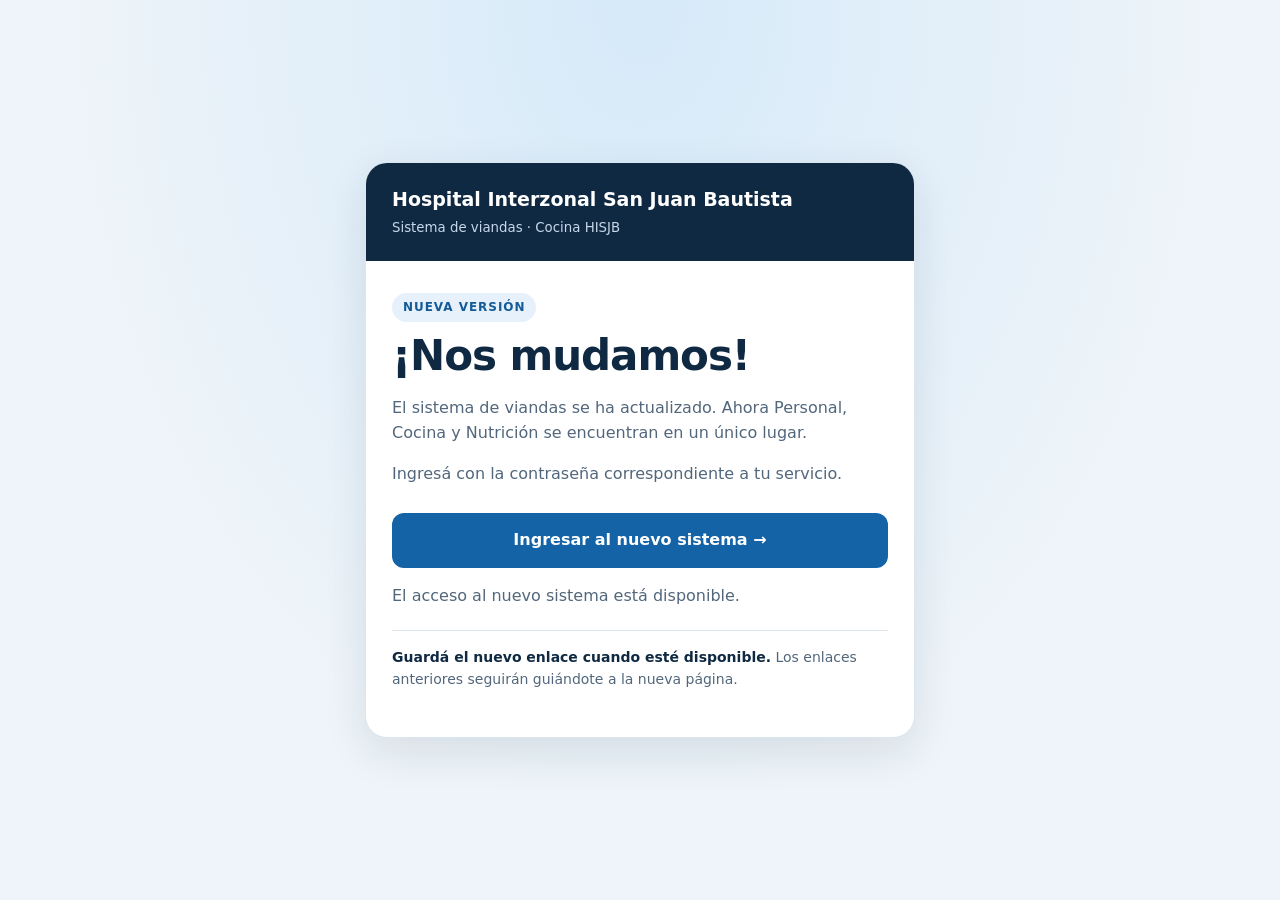
<file: index.html>
<!doctype html>
<html lang="es"><head><meta charset="utf-8"><meta name="viewport" content="width=device-width, initial-scale=1"><meta name="referrer" content="no-referrer"><meta http-equiv="refresh" content="0; url=./mudanza-v3.html"><title>HISJB · Cocina — ¡Nos mudamos!</title></head><body><main><h1>¡Nos mudamos!</h1><p>El sistema de viandas ahora está en un único lugar.</p><p><a href="./mudanza-v3.html">Continuar al nuevo sistema</a></p></main></body></html>
</file>
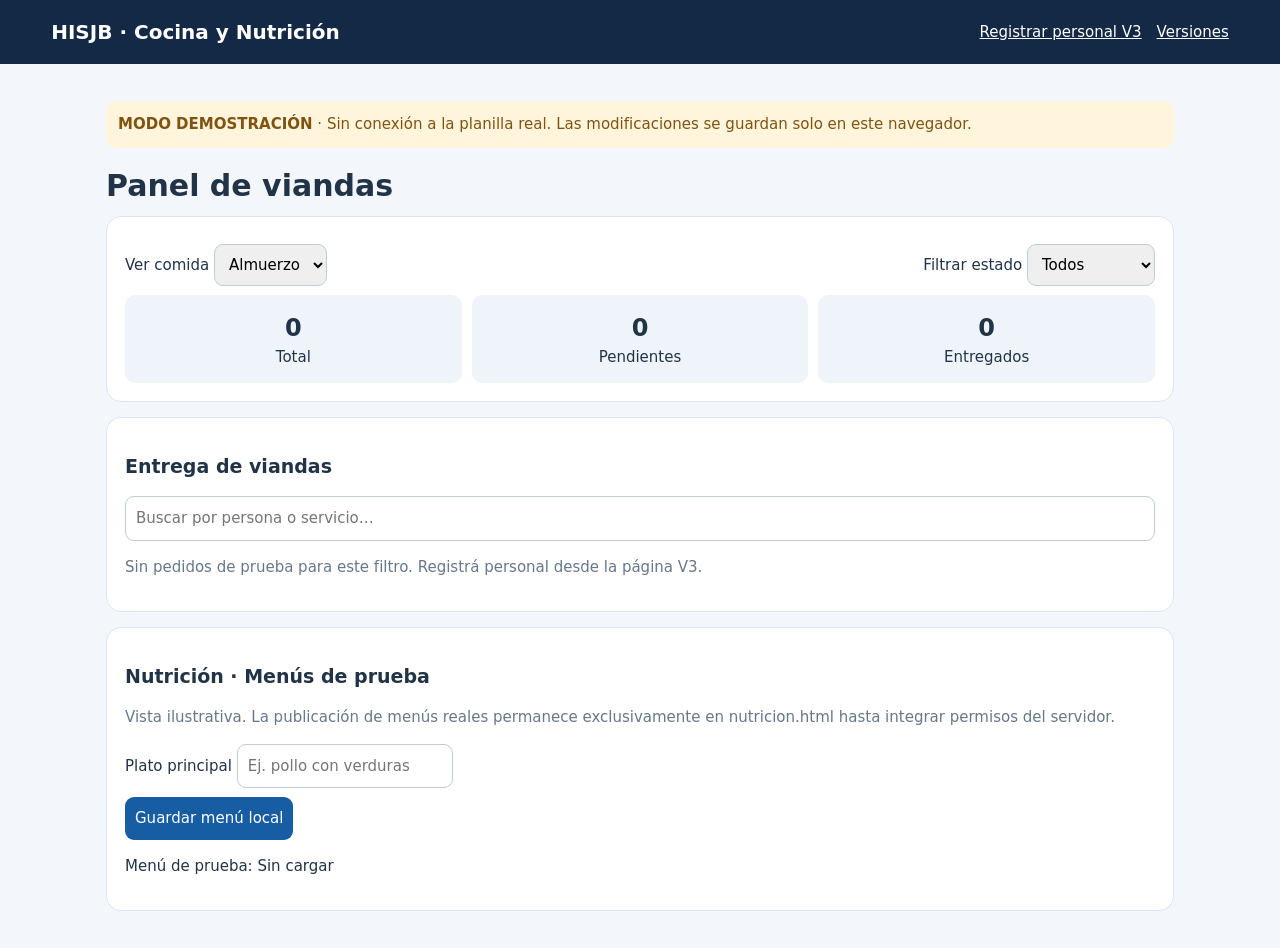
<file: versiones/v3/index.html>
<!doctype html><html lang="es"><head><meta charset="utf-8"><meta name="viewport" content="width=device-width,initial-scale=1"><title>HISJB | Cocina y Nutrición V3 (DEMO)</title><style>:root{--navy:#132945;--blue:#165da4;--bg:#f3f7fb;--line:#dce6ef;--ink:#213347;--muted:#66788a}*{box-sizing:border-box}body{margin:0;font:15px/1.5 system-ui;background:var(--bg);color:var(--ink)}header{background:var(--navy);color:white;padding:17px 4%}header strong{font-size:20px}nav a{color:white;margin-left:15px}main{max-width:1100px;margin:auto;padding:22px 16px}h1{margin:4px 0 8px}h2{font-size:19px}.card{background:white;border:1px solid var(--line);border-radius:15px;padding:18px;margin-bottom:15px}.muted,small{color:var(--muted)}button,select,input{font:inherit;border:1px solid #bfcddb;border-radius:9px;padding:10px}button{background:var(--blue);color:white;cursor:pointer;border:0}button.alt{color:var(--blue);background:#e9f2fb}button:disabled{opacity:.5;cursor:not-allowed}label{display:block;margin:9px 0}input[type=checkbox]{width:19px;height:19px;vertical-align:middle}input[type=search]{width:100%}.row{display:flex;align-items:center;gap:10px;flex-wrap:wrap;justify-content:space-between}.people>label,.entry{display:flex;align-items:center;justify-content:space-between;gap:8px;border-top:1px solid var(--line);padding:12px 3px;margin:0}.entry b{display:block}.tag{display:inline-block;border-radius:6px;padding:2px 7px;background:#e8f0fa;color:#205b97;font-size:12px}.done{background:#fff0f0}.done .tag{background:#fadede;color:#9e3333}.metrics{display:grid;grid-template-columns:repeat(3,1fr);gap:10px}.metrics div{background:#eef4fa;padding:15px;border-radius:10px;text-align:center}.metrics b{font-size:24px;display:block}.danger{background:#fff5dd;padding:12px;border-radius:9px;color:#805310}.success{color:#167655}#message{min-height:24px} @media(max-width:600px){nav a{margin:0 8px 0 0}.metrics{gap:5px}.metrics div{padding:9px}.entry{align-items:flex-start;flex-direction:column}.entry button{align-self:flex-end}}</style></head><body><header><div class="row"><strong>HISJB · Cocina y Nutrición</strong><nav><a href="./personal.html">Registrar personal V3</a><a href="../../selector.html">Versiones</a></nav></div></header><main><p class="danger"><b>MODO DEMOSTRACIÓN</b> · Sin conexión a la planilla real. Las modificaciones se guardan solo en este navegador.</p><h1>Panel de viandas</h1><section class="card"><div class="row"><label>Ver comida <select id="turno"><option value="MAÑANA">Almuerzo</option><option value="NOCHE">Cena</option></select></label><label>Filtrar estado <select id="estado"><option value="TODOS">Todos</option><option value="PENDIENTE">Pendientes</option><option value="ENTREGADO">Entregados</option></select></label></div><div class="metrics"><div><b id="total">0</b>Total</div><div><b id="pendientes">0</b>Pendientes</div><div><b id="entregados">0</b>Entregados</div></div></section><section class="card"><h2>Entrega de viandas</h2><input id="buscar" type="search" placeholder="Buscar por persona o servicio…"><div id="lista"></div><p id="mensaje" role="status"></p></section><section class="card"><h2>Nutrición · Menús de prueba</h2><p class="muted">Vista ilustrativa. La publicación de menús reales permanece exclusivamente en nutricion.html hasta integrar permisos del servidor.</p><label>Plato principal <input id="plato" placeholder="Ej. pollo con verduras"></label><button id="guardar">Guardar menú local</button><p id="menu"></p></section></main><script>
const KEY='hisjb_v3_demo_pedidos';const $=id=>document.getElementById(id),get=()=>{try{return JSON.parse(localStorage.getItem(KEY))||[]}catch(e){return []}},save=a=>localStorage.setItem(KEY,JSON.stringify(a));
function render(){let all=get().filter(x=>x.turno===$('turno').value);$('total').textContent=all.length;$('pendientes').textContent=all.filter(x=>x.estado==='PENDIENTE').length;$('entregados').textContent=all.filter(x=>x.estado==='ENTREGADO').length;let q=$('buscar').value.trim().toLocaleLowerCase('es');let show=all.filter(x=>($('estado').value==='TODOS'||x.estado===$('estado').value)&&(x.nombre+' '+x.servicio).toLocaleLowerCase('es').includes(q));show.sort((a,b)=>(a.estado==='ENTREGADO')-(b.estado==='ENTREGADO'));$('lista').replaceChildren();if(!show.length){let p=document.createElement('p');p.className='muted';p.textContent='Sin pedidos de prueba para este filtro. Registrá personal desde la página V3.';$('lista').append(p)}for(let item of show){let wrap=document.createElement('div');wrap.className='entry'+(item.estado==='ENTREGADO'?' done':'');let info=document.createElement('div'),name=document.createElement('b'),desc=document.createElement('small'),tag=document.createElement('span'),btn=document.createElement('button');name.textContent=item.nombre;desc.textContent=item.servicio+' · Guardia '+item.guardia+' h · '+item.tipo;tag.className='tag';tag.textContent=item.estado+(item.hora?' · '+item.hora:'');info.append(name,desc,document.createElement('br'),tag);btn.textContent=item.estado==='PENDIENTE'?'Entregar':'Revertir';if(item.estado==='ENTREGADO')btn.className='alt';btn.onclick=()=>{let list=get(),found=list.find(x=>x.id===item.id);if(!found)return;found.estado=found.estado==='PENDIENTE'?'ENTREGADO':'PENDIENTE';found.hora=found.estado==='ENTREGADO'?new Date().toLocaleTimeString('es-AR',{hour:'2-digit',minute:'2-digit'}):'';save(list);$('mensaje').textContent='Estado actualizado en la demostración.';render()};wrap.append(info,btn);$('lista').append(wrap)}}
for(let n of ['turno','estado','buscar'])$(n).addEventListener(n==='buscar'?'input':'change',render);$('guardar').onclick=()=>{localStorage.setItem('hisjb_v3_menu_'+$('turno').value,$('plato').value);menu()};function menu(){$('menu').textContent='Menú de prueba: '+(localStorage.getItem('hisjb_v3_menu_'+$('turno').value)||'Sin cargar')};$('turno').addEventListener('change',menu);render();menu();
</script></body></html>
</file>
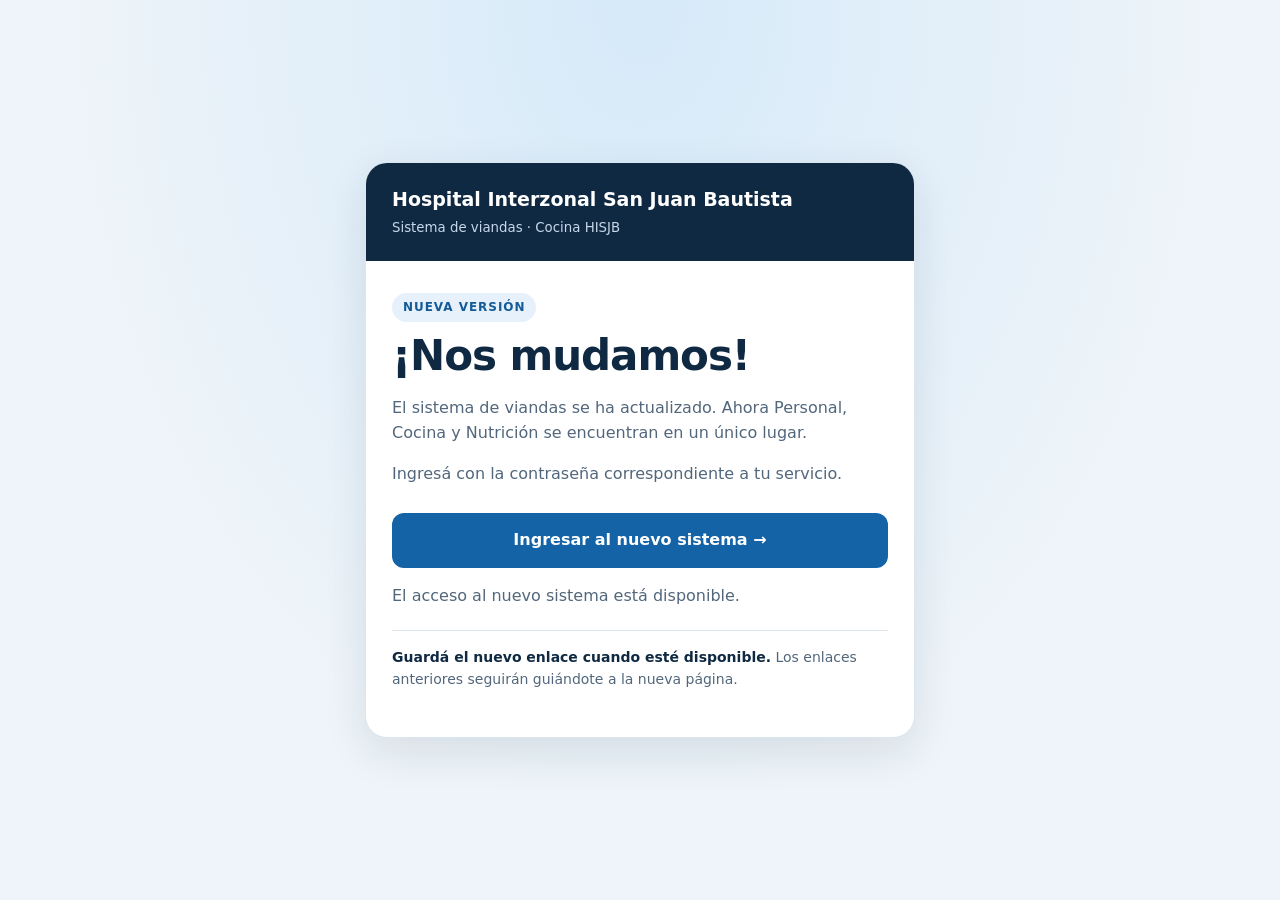
<file: mudanza-v3.html>
<!doctype html>
<html lang="es">
<head>
  <meta charset="utf-8">
  <meta name="viewport" content="width=device-width, initial-scale=1">
  <meta name="referrer" content="no-referrer">
  <title>HISJB · Cocina — ¡Nos mudamos!</title>
  <style>
    :root{color-scheme:light;--navy:#102943;--blue:#1463a6;--muted:#52677c;--line:#dce6ef;--bg:#eef4f9}
    *{box-sizing:border-box}body{margin:0;min-height:100vh;min-height:100dvh;display:grid;place-items:center;padding:22px;background:radial-gradient(ellipse at top,#d6eaf9,var(--bg) 64%);font:16px/1.55 system-ui,sans-serif;color:var(--navy)}
    main{width:min(550px,100%);background:#fff;border:1px solid var(--line);border-radius:22px;box-shadow:0 14px 44px #1029431c;overflow:hidden}
    header{padding:22px 26px;background:var(--navy);color:white}header strong{display:block;font-size:19px}header small{color:#c6d8e9}
    article{padding:32px 26px}h1{font-size:clamp(30px,6vw,42px);line-height:1.15;margin:10px 0 16px;letter-spacing:-.025em}.tag{display:inline-block;font-size:12px;font-weight:700;color:#145b98;background:#e6f1fb;border-radius:30px;padding:5px 11px;letter-spacing:.08em;text-transform:uppercase}p{color:var(--muted)}.cta{display:block;text-align:center;background:var(--blue);color:#fff;padding:15px 18px;border-radius:12px;font-weight:700;text-decoration:none;min-height:52px;margin-top:26px}.cta:focus-visible{outline:3px solid #102943;outline-offset:4px}.cta[aria-disabled=true]{background:#dfe7ee;color:#52677c;pointer-events:none}.info{border-top:1px solid var(--line);margin-top:22px;padding-top:16px;font-size:14px}.info strong{color:var(--navy)}[hidden]{display:none!important}
  </style>
</head>
<body>
  <main>
    <header><strong>Hospital Interzonal San Juan Bautista</strong><small>Sistema de viandas · Cocina HISJB</small></header>
    <article>
      <span class="tag">Nueva versión</span>
      <h1>¡Nos mudamos!</h1>
      <p>El sistema de viandas se ha actualizado. Ahora Personal, Cocina y Nutrición se encuentran en un único lugar.</p>
      <p>Ingresá con la contraseña correspondiente a tu servicio.</p>
      <a id="go" class="cta" aria-disabled="true">Ingresar al nuevo sistema →</a>
      <p id="status" role="status">La nueva dirección todavía no está habilitada.</p>
      <p class="info"><strong>Guardá el nuevo enlace cuando esté disponible.</strong> Los enlaces anteriores seguirán guiándote a la nueva página.</p>
    </article>
  </main>
  <script src="mudanza-config.js"></script>
  <script>
    function migrationDestination(config){
      if(!config||!['aviso','redireccion'].includes(config.modo)||typeof config.destino!=='string')return null;
      try{const url=new URL(config.destino);if(url.origin!=='https://script.google.com'||url.username||url.password||url.search||url.hash||!/^\/macros\/s\/[a-zA-Z0-9_-]+\/exec$/.test(url.pathname))return null;return url.href}catch(e){return null}
    }
    (function(){const config=window.HISJB_MUDANZA,destino=migrationDestination(config),go=document.getElementById('go'),status=document.getElementById('status');if(!destino)return;go.href=destino;go.removeAttribute('aria-disabled');status.textContent='El acceso al nuevo sistema está disponible.';if(config.modo==='redireccion'){status.textContent='Abriendo el nuevo sistema…';location.replace(destino)}})();
  </script>
</body>
</html>
</file>
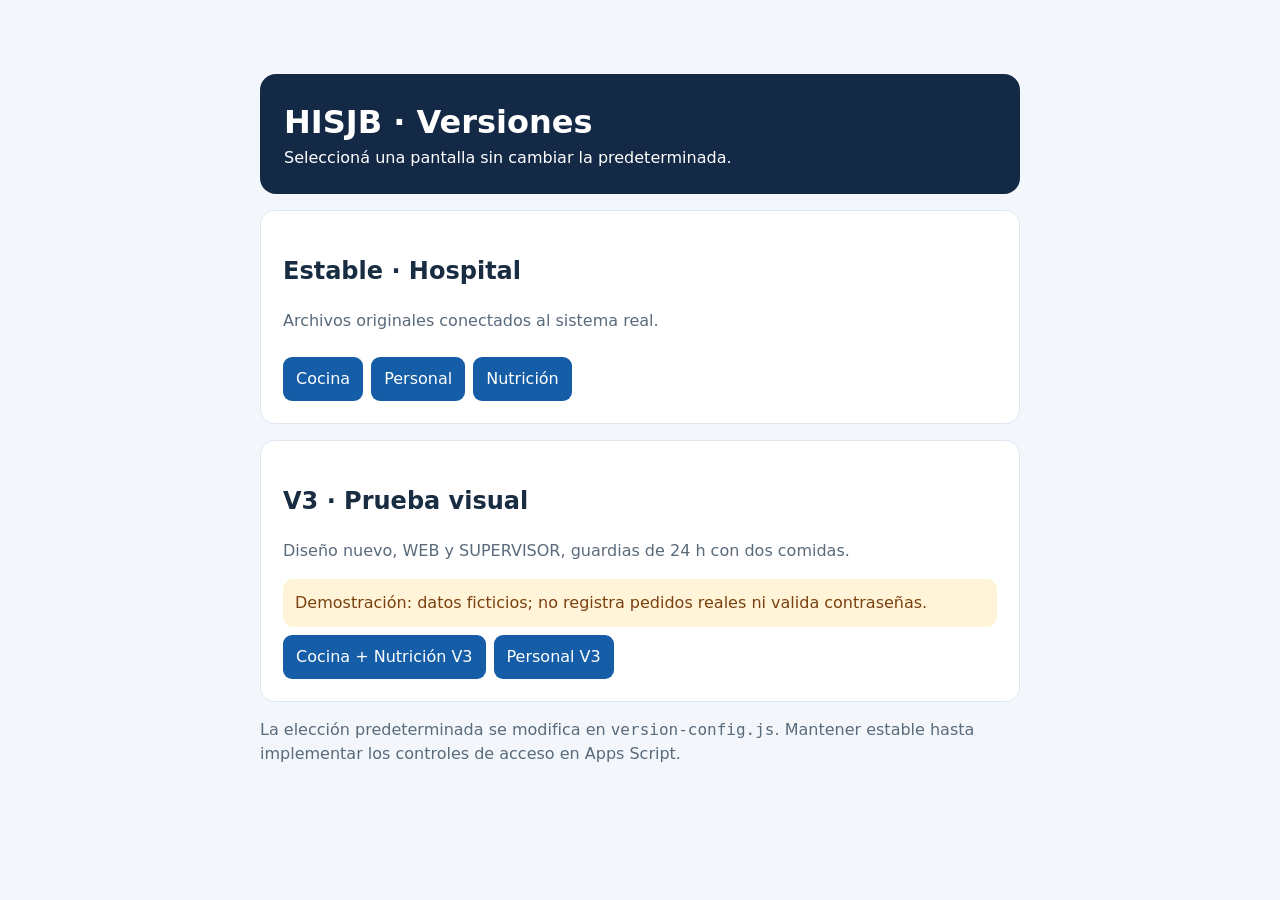
<file: selector.html>
<!doctype html><html lang="es"><head><meta charset="utf-8"><meta name="viewport" content="width=device-width,initial-scale=1"><title>HISJB · Selector de versiones</title><style>*{box-sizing:border-box}body{font:16px/1.5 system-ui;margin:0;background:#f3f7fb;color:#182c42}main{max-width:800px;margin:6vh auto;padding:20px}header{background:#132945;color:white;padding:24px;border-radius:16px}h1{margin:0}article{background:white;border:1px solid #dce6ee;border-radius:14px;padding:22px;margin-top:16px}a{display:inline-block;background:#155da6;color:white;padding:10px 13px;margin:8px 8px 0 0;border-radius:9px;text-decoration:none}p{color:#596a7b}.warn{color:#7b4010;background:#fff3d8;padding:12px;border-radius:10px}</style></head><body><main><header><h1>HISJB · Versiones</h1>Seleccioná una pantalla sin cambiar la predeterminada.</header><article><h2>Estable · Hospital</h2><p>Archivos originales conectados al sistema real.</p><a href="./cocina.html">Cocina</a><a href="./personal.html">Personal</a><a href="./nutricion.html">Nutrición</a></article><article><h2>V3 · Prueba visual</h2><p>Diseño nuevo, WEB y SUPERVISOR, guardias de 24 h con dos comidas.</p><div class="warn">Demostración: datos ficticios; no registra pedidos reales ni valida contraseñas.</div><a href="./versiones/v3/index.html">Cocina + Nutrición V3</a><a href="./versiones/v3/personal.html">Personal V3</a></article><p>La elección predeterminada se modifica en <code>version-config.js</code>. Mantener estable hasta implementar los controles de acceso en Apps Script.</p></main></body></html>
</file>
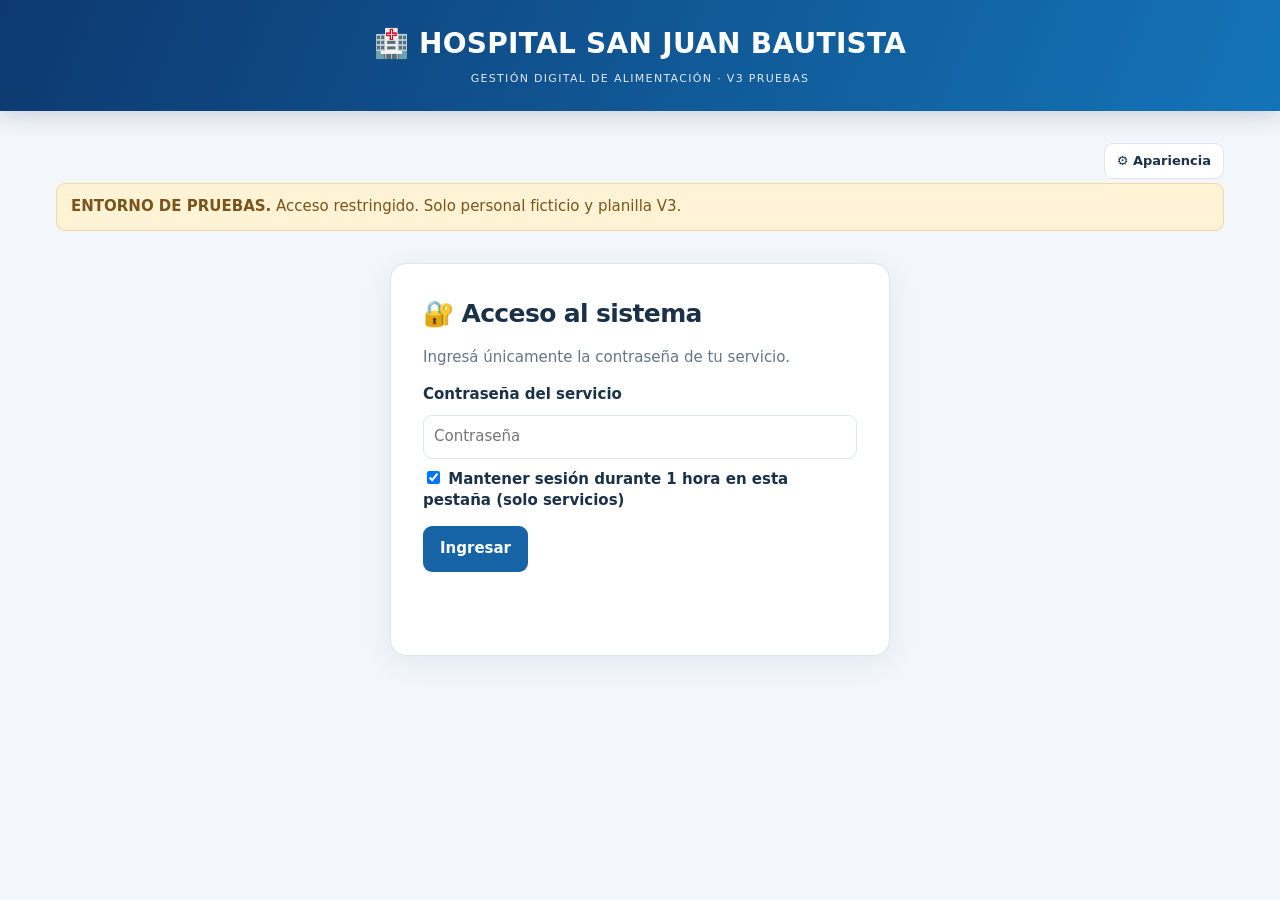
<file: backend-v3/AccesoV3.html>
<!DOCTYPE html>
<html lang="es"><head><meta charset="UTF-8"><base target="_top">
<meta name="viewport" content="width=device-width,initial-scale=1">
<title>HISJB · Cocina V3 · Pruebas</title>
<style>
:root{--navy:#102943;--blue:#1664a6;--bg:#f3f7fb;--line:#dce6ef;--ink:#1b3147;--muted:#64758a;--ok:#14754f;--bad:#a63b3b}
*{box-sizing:border-box}body{margin:0;background:var(--bg);font:15px/1.45 system-ui,sans-serif;color:var(--ink)}
header{background:#0757ad;color:white;padding:20px 4%;text-align:center;box-shadow:0 2px 8px #0b285020}header strong{font-size:24px}header p{margin:3px 0 0;opacity:.88}
main{width:min(1200px,100%);margin:auto;padding:24px 16px 70px}
.card{background:#fff;border:1px solid var(--line);border-radius:15px;padding:20px;margin:16px 0;box-shadow:0 3px 12px #112b4510}
.login{max-width:480px;margin:38px auto}.muted,small{color:var(--muted)}
h1{font-size:25px;margin:0 0 9px}h2{font-size:19px;margin:0 0 12px}
input,select,button{font:inherit;border-radius:9px;padding:10px;max-width:100%}
input,select{background:#fff;color:var(--ink);border:1px solid #b9cbd9}
input[type=search]{width:100%}input[type=password]{width:100%}
button{background:var(--blue);color:#fff;border:0;font-weight:600;cursor:pointer}
button.secondary{background:#e8f1f9;color:#125389}
button:disabled{opacity:.55;cursor:not-allowed}label{display:block;font-weight:600;margin:9px 0}
.row{display:flex;flex-wrap:wrap;align-items:center;gap:10px}.between{justify-content:space-between}
.grid{display:grid;grid-template-columns:repeat(auto-fit,minmax(180px,1fr));gap:12px}.grid select{width:100%}
.notice{background:#fff2d5;color:#78561b;padding:12px 14px;border-radius:9px}
.hide{display:none!important}.status{min-height:22px;margin-top:12px;font-weight:600}.error{color:var(--bad)}.ok{color:var(--ok)}
.pill{background:#e5f0fb;color:#1b5d96;border-radius:25px;font-size:12px;padding:5px 10px}
.person{display:flex;gap:12px;align-items:center;border-top:1px solid var(--line);padding:12px 4px;cursor:pointer}
.person input{width:19px;height:19px;accent-color:var(--blue)}
.person span{flex:1}.person small,.order small{display:block}
.actions{display:flex;gap:10px;flex-wrap:wrap;margin:14px 0}
.metrics{display:grid;grid-template-columns:repeat(3,1fr);gap:8px;margin:16px 0}
.metric{background:#eaf2fa;border-radius:10px;text-align:center;padding:13px}
.metric b{display:block;font-size:24px}
.order{display:flex;justify-content:space-between;align-items:center;gap:12px;border-top:1px solid var(--line);padding:14px 4px}
.order.done{background:#fff0f0}.order .pill{display:inline-block;margin-top:5px}
.order.done .pill{background:#fadddd;color:#973535}.order>div{flex:1}
.fast-deliver{background:#12844d;min-width:114px;padding:12px}
.fast-batch{position:sticky;top:0;z-index:4;padding:12px;background:#fff;border:1px solid var(--line);border-radius:12px;box-shadow:0 3px 12px #0c2c4517}
#deliverSelected{background:#08794b;padding:13px 17px;font-size:16px}
#serviceFilter{min-height:46px}
.order .details{font-size:14px}
.order input[type=checkbox]{cursor:pointer}
#deliveryActions{margin-top:8px}
@media(max-width:620px){.fast-deliver{min-width:95px}.fast-batch button{flex:1}}
.close-warning{background:#fff5dc;border:1px solid #ecc77a;padding:13px;border-radius:10px;color:#765008}
.close-button{background:#cf303e} .multi{background:#0c7e5a}.order input[type=checkbox]{width:20px;height:20px;accent-color:#0864b2}.order.closed{background:#f5edf0}.summary-list{display:grid;grid-template-columns:repeat(auto-fit,minmax(145px,1fr));gap:8px}
.history-line{border:1px solid var(--line);padding:14px;border-radius:12px;margin:12px 0;background:#fcfdff}
.history-line summary{cursor:pointer;font-weight:650;color:#135aa0}
.history-dates{display:flex;flex-wrap:wrap;gap:12px;align-items:end}
.history-dates>div{flex:1;min-width:145px}.history-dates input{width:100%}
.history-stats{display:grid;grid-template-columns:repeat(auto-fit,minmax(135px,1fr));gap:9px;margin:14px 0}
.history-stats>div{background:#eef4fc;border-radius:10px;padding:12px;text-align:center}
.history-stats b{display:block;font-size:23px;color:#145b9b}
.history-breakdown{display:grid;grid-template-columns:repeat(auto-fit,minmax(220px,1fr));gap:15px;margin-top:15px}
.history-breakdown h4{margin:0 0 9px}
.history-breakdown p{font-size:13px;margin:6px 0;border-bottom:1px solid var(--line);padding-bottom:5px}.summary-list>div{background:#f0f5fa;padding:12px;border-radius:9px;text-align:center}.summary-list b{display:block;font-size:21px}
.alerta-publica{margin-top:18px;padding:15px 18px;background:#fff3cd;color:#785119;border:1px solid #ffdd85;border-radius:11px;white-space:pre-wrap;overflow-wrap:anywhere}
.menu-cards{display:grid;grid-template-columns:repeat(2,minmax(0,1fr));gap:12px;margin:13px 0}
.menu-card{border:1px solid #d9e6f1;border-radius:13px;padding:17px;background:#f9fbfe;min-width:0}
.menu-card h3{color:#0757ad;margin:0 0 9px}.menu-card strong{font-size:17px}.menu-card .muted{font-size:13px}
.menu-pending{border:1px solid #edc3c8;background:#fce5e7}.menu-pending h3{color:#a03040}
.diet-badges{display:grid;grid-template-columns:repeat(auto-fit,minmax(110px,1fr));gap:8px}
.diet-badges div{border-radius:9px;padding:10px;text-align:center;background:#0757ad;color:#fff;font-size:12px}
.diet-badges b{display:block;font-size:21px}
.menu-field{padding:11px;border:1px solid var(--line);border-radius:9px;margin-bottom:10px;background:#f8fafc}
.menu-field input{width:100%;margin-top:6px}
textarea{display:block;width:100%;min-height:88px;resize:vertical;padding:12px;border:1px solid #b9cbd9;border-radius:9px;font:inherit}
#nutritionEditor input,#nutritionEditor select{width:100%}
@media(max-width:620px){.menu-cards{grid-template-columns:1fr}header strong{font-size:19px}}.order.historical{opacity:.68;background:#fff6df}.warning{display:inline-block;margin:5px 0 0;background:#ffe4b7;color:#805107;padding:4px 8px;border-radius:8px;font-size:12px}.manualHint{color:var(--muted);font-size:13px}
@media(max-width:600px){.card{padding:15px}.metrics{gap:4px}.metric{padding:9px}.actions button{flex:1}h1{font-size:22px}}
.close-confirm-box{border:1px solid #e5b66e;background:#fff8ec;border-radius:12px;padding:15px;margin-top:12px;color:#48330f}.close-confirm-box h3{margin:0 0 8px}.close-confirm-box p{margin:8px 0}.close-confirm-box button{min-width:120px}

/* HISJB V3 — apariencia institucional centralizada; no afecta la lógica de pedidos. */
:root{
  --card:#ffffff;--field:#ffffff;--soft:#edf4fc;--border:#dbe6ef;--header-start:#0d3970;
  --header-end:#1474b8;--accent:#1664a6;--accent-soft:#e7f2fd;--shadow:0 8px 32px rgba(14,47,77,.075);
  --radius:16px;--font-size:15px;--space-scale:1;--focus:#e3a633
}
body{font-size:var(--font-size);background:var(--bg);color:var(--ink);min-height:100vh}
body[data-density="compact"]{--space-scale:.79}
body[data-font="large"]{--font-size:17px}
body[data-role="COCINA"]{--accent:#c46720;--accent-soft:#fff1e3}
body[data-role="NUTRICION"]{--accent:#18785d;--accent-soft:#e3f7ee}
body[data-role="ADMIN"]{--accent:#6951ae;--accent-soft:#f0eaff}
body[data-role="WEB"],body[data-role="SUPERVISOR"]{--accent:#1664a6;--accent-soft:#e6f2fc}
body[data-theme="dark"]{
 --bg:#0d1827;--ink:#e8f0fc;--muted:#acbbcf;--line:#354456;--border:#34465c;
 --card:#17263a;--field:#101e30;--soft:#22344b;--navy:#e8f0fc;--shadow:0 8px 26px rgba(0,0,0,.22)
}
header{background:linear-gradient(112deg,var(--header-start),var(--header-end));padding:24px 4%;box-shadow:0 4px 22px #081c3930}
header strong{display:block;font-size:clamp(20px,2.5vw,28px);letter-spacing:.01em}
header p{letter-spacing:.12em;font-size:11px;text-transform:uppercase;margin-top:6px}
main{max-width:1250px}
.card{background:var(--card);border:1px solid var(--border);border-radius:var(--radius);padding:calc(22px * var(--space-scale));box-shadow:var(--shadow)}
.login{margin-top:32px;padding:32px;max-width:500px}
#workspace>.row.between{padding:14px 4px 2px;border-bottom:1px solid var(--line);margin-bottom:14px}
h1,h2,h3{letter-spacing:-.025em;color:var(--ink)}h2{padding-bottom:8px}
input,select,textarea{background:var(--field);color:var(--ink);border:1px solid var(--border);transition:border-color .17s,box-shadow .17s}
input:focus,select:focus,textarea:focus,button:focus-visible,summary:focus-visible{outline:2px solid var(--focus);outline-offset:2px}
button{background:var(--accent);padding:12px 17px;min-height:44px;transition:filter .15s,transform .12s}
button:hover:not(:disabled){filter:brightness(1.07)}
button:active:not(:disabled){transform:translateY(1px)}
button.secondary{background:var(--accent-soft);color:var(--accent)}
body[data-theme="dark"] button.secondary{color:#dceaff}
#enter,#submitPeople,#submitManual,#saveMenu,#saveAlert{background:var(--accent)}
#exit{min-width:135px}
.metric,.summary-list>div,.history-stats>div{background:var(--soft);border:1px solid var(--border);border-radius:12px}
.metric b,.summary-list b,.history-stats b{color:var(--accent);font-variant-numeric:tabular-nums}
.metric small{display:block;margin-bottom:3px}
.metric:nth-child(4) b{color:#17885b}
.metric:nth-child(5) b{color:#ac6326}
.person{padding:calc(14px * var(--space-scale)) 12px;border-radius:9px;margin:4px 0;border:1px solid transparent;border-bottom-color:var(--line)}
.person:hover{background:var(--accent-soft);border-color:var(--border)}
.person-suggestion{width:100%;display:flex;justify-content:space-between;align-items:center;text-align:left;gap:12px;min-height:48px;margin:6px 0}.person-suggestion span{flex:1;overflow-wrap:anywhere}.person-suggestion small,.selected-person small{display:block}.selected-person{display:flex;align-items:center;justify-content:space-between;gap:12px;padding:12px;border:1px solid var(--border);background:var(--soft);border-radius:10px;margin:7px 0}.selected-person>div{flex:1;min-width:0;overflow-wrap:anywhere}.selected-person button{flex:none;width:auto}.selection-area{margin-top:20px;border-top:1px solid var(--border);padding-top:14px}.selection-area h3{margin:0 0 8px}.search-hint{margin:8px 0}.selection-area #submitPeople{width:100%;min-height:48px}
.order{padding:calc(16px * var(--space-scale)) 12px;margin:5px 0;border:1px solid var(--border);border-radius:11px;background:var(--card)}
.order.done{background:#e6f7ef;border-color:#b0e4c9}
.order.done .pill{background:#caefdb;color:#16623a}
.order.closed{background:#fff2f0;border-color:#f0cac3}
.order.historical{background:#fffae7}
body[data-theme="dark"] .order.done{background:#163b31;border-color:#28624c}
body[data-theme="dark"] .order.closed{background:#43292f;border-color:#69414a}
body[data-theme="dark"] .order.historical{background:#514326}
body[data-theme="dark"] .order.done .pill{background:#26593e;color:#d2f7e2}
.fast-batch{background:var(--card);border-color:var(--border);top:8px}
.pill{background:var(--accent-soft);color:var(--accent)}
body[data-theme="dark"] .pill{color:#dceaff}
.menu-card,.history-line,.menu-field{background:var(--soft);border-color:var(--border)}
.menu-card h3,.history-line summary{color:var(--accent)}
.menu-pending{background:#fff3e9}
body[data-theme="dark"] .menu-pending{background:#3a3028}
.diet-badges div{background:var(--accent)}
.close-warning,.close-confirm-box,.warning{background:#fff1d9;border-color:#ecc682;color:#704a12}
body[data-theme="dark"] .close-warning,body[data-theme="dark"] .close-confirm-box,body[data-theme="dark"] .warning{background:#433821;color:#ffdb9b;border-color:#82672f}
.notice{border:1px solid #f3d8a0}
.alera-publica{max-width:100%}
body[data-theme="dark"] .notice,body[data-theme="dark"] .alerta-publica{background:#453923;color:#ffdda4;border-color:#81662d}
.appearance-bar{display:flex;justify-content:flex-end;gap:9px;align-items:center;margin:8px 0 4px}
.appearance-toggle{font-size:13px;min-height:36px;padding:8px 12px;border:1px solid var(--border);background:var(--card);color:var(--ink)}
.appearance-card{margin:8px 0 16px;background:var(--card);border:1px solid var(--border);border-radius:12px;padding:17px;box-shadow:var(--shadow)}
.appearance-card h2{font-size:17px;margin:0 0 8px}
.appearance-controls{display:grid;grid-template-columns:repeat(auto-fit,minmax(150px,1fr));gap:12px}
.appearance-controls label{font-size:13px;margin:0}
.appearance-controls select{display:block;width:100%;margin-top:6px;min-height:43px}
.appearance-hint{font-size:12px;color:var(--muted);margin:10px 0 0}
#bulkRosterPanel{border-top:4px solid #8061c0}
#nutritionEditor{border-top:4px solid #208362}
#closePanel{border-top:4px solid #cc7540}
#personalPanel .card:first-child{border-top:4px solid var(--accent)}
#historyPanel{border-top:4px solid #3579b0}
@media(max-width:680px){
 main{padding:12px 12px 80px}.card{padding:calc(16px * var(--space-scale));margin:11px 0}
 .login{padding:22px;margin-top:16px}.order{flex-wrap:wrap}.order button{width:100%}
 .actions button{flex:1 1 150px}.metrics{grid-template-columns:repeat(2,minmax(0,1fr))!important}
 .appearance-bar{justify-content:center}.appearance-card{padding:13px}
 header{padding:22px 12px}.fast-batch{top:4px}
}
@media(prefers-reduced-motion:reduce){*,*::before,*::after{transition:none!important;animation:none!important}}

.backup-entry{border:1px solid var(--border);background:var(--soft);border-radius:9px;padding:10px 12px;margin:8px 0;font-size:13px;overflow-wrap:anywhere}
#backupPanel{border-top:4px solid #3579b0}
.management-tabs{display:flex;flex-wrap:wrap;gap:8px;margin:12px 0 18px;position:relative}.management-tabs button{width:auto;background:var(--soft);color:var(--accent);border:1px solid var(--border);border-radius:10px}.management-tabs button[aria-selected="true"]{background:var(--accent);color:#fff;border-color:var(--accent)}.tab-hidden{display:none!important}.alert-slot{border:1px solid var(--border);border-radius:12px;padding:15px;margin:12px 0;background:var(--soft)}.alert-slot label{display:flex;align-items:center;gap:8px}.alert-slot input[type=checkbox]{width:auto}.public-alert-item{padding:11px 0;white-space:pre-wrap}.public-alert-item+.public-alert-item{border-top:1px solid currentColor}.admin-person{display:flex;justify-content:space-between;align-items:center;gap:12px;border-bottom:1px solid var(--border);padding:10px 0}.admin-person button{width:auto}.admin-person small{display:block;color:var(--muted)}
</style></head>
<body><header><strong>🏥 HOSPITAL SAN JUAN BAUTISTA</strong><p>GESTIÓN DIGITAL DE ALIMENTACIÓN · V3 PRUEBAS</p></header>
<main>
<div class="appearance-bar"><button type="button" id="appearanceToggle" class="appearance-toggle" aria-expanded="false" aria-controls="appearancePanel">⚙️ Apariencia</button></div>
<section class="appearance-card hide" id="appearancePanel" aria-label="Preferencias de apariencia">
<h2>🎨 Personalizar la apariencia</h2>
<div class="appearance-controls">
<label for="themeChoice">Modo de pantalla<select id="themeChoice"><option value="light">Claro</option><option value="dark">Oscuro</option></select></label>
<label for="fontChoice">Tamaño de letra<select id="fontChoice"><option value="normal">Normal</option><option value="large">Grande</option></select></label>
<label for="densityChoice">Espaciado<select id="densityChoice"><option value="comfortable">Cómodo</option><option value="compact">Compacto</option></select></label>
</div>
<p class="appearance-hint">Estas preferencias se guardan únicamente en este navegador. No modifican pedidos, usuarios ni permisos.</p>
</section>
<div class="notice"><b>ENTORNO DE PRUEBAS.</b> Acceso restringido. Solo personal ficticio y planilla V3.</div>
<section class="card login" id="access">
<h1>🔐 Acceso al sistema</h1><p class="muted">Ingresá únicamente la contraseña de tu servicio.</p>
<form id="accessForm">
<label for="password">Contraseña del servicio</label>
<input id="password" name="password" type="password" required autocomplete="current-password" placeholder="Contraseña">
<label id="rememberSessionLabel"><input type="checkbox" id="rememberSession" checked> Mantener sesión durante 1 hora en esta pestaña (solo servicios)</label>
<div class="actions"><button type="submit" id="enter">Ingresar</button></div>
</form><div id="dailyAlert" class="alerta-publica hide" role="status"></div><p class="status" id="accessMsg" role="status"></p>
</section>
<div id="workspace" class="hide">
<div class="row between"><div><h1 id="heading">Panel</h1><p class="muted" id="who"></p></div><button id="exit" class="secondary">Cerrar sesión</button></div>
<section id="personalPanel" class="hide">
<div class="card"><h2>🍽️ Menú del día</h2><div id="personalMenus" class="menu-cards"></div></div>
<div class="card"><h2>Registrar viandas</h2><div class="grid">
<div><label for="shift">Duración de guardia</label><select id="shift"><option value="12">12 horas</option><option value="16">16 horas</option><option value="20">20 horas</option><option value="24">24 horas (almuerzo + cena)</option></select></div>
<div><label for="meal">Comida</label><select id="meal"><option value="MAÑANA">Almuerzo</option><option value="NOCHE">Cena</option></select></div></div>
<p id="shiftHint" class="muted"></p></div>
<div class="card"><h2>Buscar personal de tu servicio</h2>
<label for="searchPerson">Apellido o nombre</label><input id="searchPerson" type="search" placeholder="Escribí al menos 2 letras del apellido…" autocomplete="off" aria-describedby="searchPersonHint">
<p id="searchPersonHint" class="muted search-hint" aria-live="polite">Escribí un apellido para buscar.</p><div id="people" aria-label="Coincidencias de personal"></div>
<div class="selection-area"><div class="row between"><h3>Personas seleccionadas</h3><span class="pill" id="chosenCount">0 seleccionados</span></div><p id="selectionHint" class="muted"></p><div id="selectedPeople"></div>
<div class="actions hide" id="bulkActions"><button class="secondary" id="selectNone" type="button">Limpiar selección</button></div>
<p id="personalMsg" class="status" role="status"></p><button id="submitPeople" disabled>Solicitar vianda</button></div></div>
<div class="card hide" id="manualPanel"><h2>Carga manual sin DNI</h2>
<p class="manualHint">Para personas que no aparecen en la nómina, según las categorías habilitadas por Administración. Solo supervisores. Cada solicitud queda asociada a tu servicio y se registra en la auditoría.</p>
<form id="manualForm">
<div class="grid"><div><label for="manualName">Apellido y nombre</label><input id="manualName" maxlength="100" placeholder="Ej.: Pérez Juan" required></div>
<div><label for="manualCategory">Categoría</label><select id="manualCategory" required><option value="">Seleccioná una categoría…</option></select><button type="button" class="secondary" id="refreshManualCategories">Actualizar categorías</button></div>
<div><label for="manualDiet">Dieta</label><select id="manualDiet"><option value="GENERAL">General</option><option value="HIPOSODICA">Hiposódica</option><option value="CELIACA">Celíaca</option><option value="VEGETARIANA">Vegetariana</option><option value="DIABETICA">Diabética</option></select></div></div>
<p class="muted">Se utilizarán la guardia y la comida seleccionadas arriba. Para 24 horas se crearán almuerzo y cena.</p>
<button type="submit" id="submitManual">Registrar persona sin DNI</button></form><p class="status" id="manualMsg" role="status"></p>
</div>
</section>
<section id="managementPanel" class="hide">
<nav id="managementTabs" class="management-tabs" aria-label="Secciones del panel"></nav>
<div class="card hide" id="turnToolbar"><label for="filterMeal">Comida seleccionada</label><select id="filterMeal"><option value="MAÑANA">Almuerzo</option><option value="NOCHE">Cena</option></select></div>
<div class="card" data-panel="resumen"><h2>📊 Indicadores de Cocina</h2>
<div class="metrics" style="grid-template-columns:repeat(auto-fit,minmax(140px,1fr))">
<div class="metric"><small>Total del día</small><b id="dayTotal">0</b></div>
<div class="metric"><small>Almuerzo</small><b id="dayLunch">0</b></div>
<div class="metric"><small>Cena</small><b id="dayDinner">0</b></div>
<div class="metric"><small>Entregados</small><b id="dayDone">0</b></div>
<div class="metric"><small>Pendientes</small><b id="dayPending">0</b></div></div>
<p class="muted" id="historicalHint"></p></div>
<div class="card" data-panel="menus"><h2>🍽️ Menús publicados</h2><div id="kitchenMenus" class="menu-cards"></div></div>
<div class="card" data-panel="pedidos"><h2>Pedidos del día</h2><div class="grid">
<div><label for="filterState">Estado</label><select id="filterState"><option value="TODOS">Todos</option><option value="PENDIENTE">Pendientes</option><option value="ENTREGADO">Entregados</option><option value="NO_ENTREGADO">No entregados</option></select></div>
</div><div class="metrics"><div class="metric"><b id="total">0</b>Total</div><div class="metric"><b id="pending">0</b>Pendientes</div><div class="metric"><b id="delivered">0</b>Entregados</div></div>
<button id="refresh" class="secondary">Actualizar pedidos</button>
<p class="muted" id="turnoState"></p>
<h3>📋 Pendientes por dieta (comida seleccionada)</h3><div id="dietBadges" class="diet-badges"></div></div>
<div class="card" data-panel="pedidos"><h2>✅ Entrega rápida de viandas</h2>
<p class="muted">Marcá <b>Entregar</b> junto al nombre, o elegí un servicio y seleccioná a todas las personas presentes para validarlas juntas. No hace falta escribir ningún ID.</p>
<div class="grid"><div><label for="searchOrder">Buscar por nombre</label><input id="searchOrder" type="search" placeholder="Buscar trabajador…"></div>
<div><label for="serviceFilter">Filtrar por servicio</label><select id="serviceFilter"><option value="">Todos los servicios</option></select></div></div>
<p class="muted" id="managementHint"></p>
<div class="actions fast-batch" id="batchActions"><button class="secondary" id="selectVisible">☑️ Seleccionar todos los pendientes del filtro</button><button class="secondary" id="clearSelected">Limpiar selección</button><button id="deliverSelected">✅ Entregar seleccionados (0)</button></div>
<details id="deliveryActions"><summary class="muted">Opción adicional: validar por ID</summary><div class="actions"><input id="orderId" placeholder="ID exacto del pedido" aria-label="ID exacto del pedido" style="flex:1;min-width:190px"><button id="deliverById">Validar por ID</button></div></details>
<div id="orders"></div><p class="status" id="managementMsg" role="status"></p></div>
<div class="card" id="closePanel" data-panel="cierre"><h2>🔒 Cerrar turno y generar estadísticas</h2>
<p class="close-warning">⚠️ El cierre marca los pedidos pendientes como <b>NO ENTREGADOS</b> y bloquea nuevas inscripciones, entregas y reversiones del turno seleccionado. No afecta la otra comida. Esta operación no se puede revertir desde el panel.</p>
<div class="summary-list" id="closeSummary"></div><div class="grid"><div><h3>Por servicio</h3><div id="closeServices" class="muted"></div></div><div><h3>Por dieta</h3><div id="closeDiets" class="muted"></div></div></div><div class="actions"><button class="secondary" type="button" id="previewClose">Actualizar vista previa</button><button class="close-button" type="button" id="closeTurn">Cerrar turno seleccionado</button></div>
<div class="close-confirm-box hide" id="closeConfirmBox" role="group" aria-labelledby="closeConfirmTitle">
<h3 id="closeConfirmTitle">🔒 ¿Confirmar cierre?</h3>
<p id="closeConfirmSummary"></p>
<p class="muted">Se marcarán como NO ENTREGADAS las viandas pendientes y se bloqueará este turno. No afecta al otro turno.</p>
<div class="actions"><button type="button" class="secondary" id="cancelClose">Cancelar</button><button type="button" class="close-button" id="confirmClose">Confirmar cierre</button></div>
</div>
<p class="status" id="closeMsg" role="status"></p></div>
<div class="card hide" id="backupPanel" data-panel="respaldos">
<h2>🗄️ Administración · Respaldos de V3</h2>
<p class="muted">Copias privadas de la planilla de pruebas. Solo ADMIN puede consultar y crear respaldos. Las copias no incluyen las propiedades secretas de Apps Script y no existe restauración automática.</p>
<div class="actions">
<button type="button" id="listBackups" class="secondary">Consultar respaldos</button>
<button type="button" id="makeBackup">Crear y verificar respaldo</button>
</div>
<div id="backupSummary" class="summary-list"></div>
<div id="backupEntries"></div>
<p id="backupMsg" class="status" role="status"></p>
</div>
<div class="card hide" id="repairPanel" data-panel="cierre">
<h2>🛠️ Administración · Verificar cierre parcial</h2>
<p class="muted">Si un cierre se interrumpe, verificá el turno seleccionado. Solo se permite completar pedidos pendientes si las cifras coinciden con el cierre guardado. No reabre turnos.</p>
<div class="actions"><button type="button" class="secondary" id="diagnoseClose">Verificar integridad del cierre</button><button type="button" class="close-button hide" id="repairClose">Completar estados pendientes</button></div>
<p class="status" id="repairMsg" role="status"></p>
</div>
<div class="card hide" id="adminManualCategories" data-panel="categorias"><h2>📋 Categorías de carga sin DNI</h2><p class="muted">Agregá categorías para los supervisores. Las existentes y los pedidos históricos se conservan.</p><div id="manualCategoriesList"></div><form id="manualCategoryForm"><label for="newManualCategory">Nueva categoría</label><input id="newManualCategory" maxlength="60" required placeholder="Ej.: Acompañante"><button type="submit">Agregar categoría</button></form><p id="adminCategoryMsg" class="status" role="status"></p></div>
<div class="card" id="historyPanel" data-panel="historial">
<div class="row between"><h2>📅 Historial de cierres y estadísticas</h2><span class="pill">Cocina · Nutrición</span></div>
<p class="muted">Consultá los cierres de días anteriores sin abrir Google Sheets. Los informes están disponibles después de cerrar cada turno.</p>
<div class="history-dates"><div><label for="historyFrom">Desde</label><input type="date" id="historyFrom"></div>
<div><label for="historyTo">Hasta</label><input type="date" id="historyTo"></div>
<button type="button" id="searchHistory" class="secondary">🔎 Consultar historial</button></div>
<div class="history-stats" id="historyStats"></div>
<div id="historyEntries"></div><p id="historyMsg" class="status" role="status"></p>
</div>
<div class="card hide" id="adminPersonnel" data-panel="personal"><h2>👥 Personal y servicios</h2><p class="muted">Alta, edición y habilitación de trabajadores. No se borran registros históricos.</p><div class="grid"><div><label for="adminServiceFilter">Seleccionar servicio</label><select id="adminServiceFilter"><option value="">Elegí un servicio…</option></select></div><div><label for="adminSearch">Buscar en el servicio</label><input id="adminSearch" type="search" placeholder="Buscar por nombre" disabled></div></div><div id="adminRoster" aria-live="polite"></div><div id="adminPagination" class="actions hide" aria-label="Paginación de personal"><button type="button" class="secondary" id="adminPrevPage">← Anterior</button><select id="adminPageChoice" aria-label="Página de personal"></select><button type="button" class="secondary" id="adminNextPage">Siguiente →</button></div><button type="button" class="secondary" id="newPerson">Nueva persona</button><form id="adminPersonForm"><input type="hidden" id="adminPersonId"><div class="grid"><div><label for="adminName">Nombre y apellido</label><input id="adminName" required maxlength="100"></div><div><label for="adminService">Servicio</label><input id="adminService" required maxlength="60" list="adminServices"><datalist id="adminServices"></datalist></div><div><label for="adminDiet">Dieta</label><select id="adminDiet"></select></div></div><label><input id="adminActive" type="checkbox" checked> Personal habilitado</label><button type="submit" id="savePerson">Guardar persona</button></form><p id="adminPersonMsg" class="status" role="status"></p></div>
<div class="card hide" id="adminAccounts" data-panel="accesos"><h2>🔐 Accesos por servicio</h2><p class="muted">Cada servicio tiene una contraseña única. Las claves se guardan como hash; no se pueden consultar posteriormente. Guardá la nueva clave en un gestor privado antes de confirmar.</p><div id="adminAccountList"></div><form id="adminAccountForm"><div class="grid"><div><label for="accountService">Servicio</label><select id="accountService" required></select></div><div><label for="accountRole">Rol</label><select id="accountRole"><option>WEB</option><option>SUPERVISOR</option><option>COCINA</option><option>NUTRICION</option></select></div><div><label for="accountPassword">Nueva contraseña (16 caracteres como mínimo)</label><input id="accountPassword" type="password" minlength="16" maxlength="128" required autocomplete="new-password"></div></div><div class="actions"><button type="button" class="secondary" id="generatePassword">Generar clave segura</button><button type="button" class="secondary" id="togglePassword">Mostrar / ocultar</button></div><label><input id="rotateAccount" type="checkbox"> Confirmo reemplazar la clave y el rol existentes</label><button id="saveAccount" type="submit">Guardar acceso</button></form><p id="adminAccountMsg" class="status" role="status"></p></div>
<div class="card hide" id="securityPanel" data-panel="seguridad"><h2>🛡️ Seguridad de acceso</h2><p class="muted">Registro de navegadores con intentos fallidos reiterados. El identificador es anónimo y no corresponde al dispositivo físico. No se guardan contraseñas introducidas.</p><div class="summary-list"><div><b id="blockedCount">0</b>Navegadores bloqueados</div></div><button type="button" class="secondary" id="refreshSecurity">Actualizar seguridad</button><div id="securityEntries"></div><p id="securityMsg" class="status" role="status"></p></div>
<div class="card hide" id="bulkAccountsPanel" data-panel="accesos"><h2>🔑 Configuración masiva de accesos</h2><p class="muted">Los perfiles existentes se conservan. Camilleros, Enfermería y Mantenimiento se asignan a SUPERVISOR; los demás servicios a WEB, salvo Cocina y Nutrición. ADMIN no se modifica.</p><div class="actions"><button type="button" id="previewAccounts" class="secondary">Revisar servicios</button><button type="button" id="prepareAccounts" disabled>Generar claves para seleccionados</button></div><div id="bulkAccountPreview"></div><div id="bulkAccountSecrets" class="hide"><label for="bulkAccountText">Claves nuevas — copiá a un gestor de contraseñas privado antes de confirmar</label><textarea id="bulkAccountText" readonly rows="8" autocomplete="off" spellcheck="false"></textarea><label><input type="checkbox" id="confirmAccountSaved"> Confirmo que guardé las claves de forma privada</label><div class="actions"><button type="button" id="applyAccounts" disabled>Crear cuentas seleccionadas</button><button type="button" id="discardAccounts" class="secondary">Descartar claves</button></div></div><p id="bulkAccountMsg" class="status" role="status"></p></div>
<div class="card hide" id="bulkRosterPanel" data-panel="personal">
<h2>👥 Administración · Incorporación masiva de personal</h2>
<p class="muted">Solo ADMIN. Pegá una persona por línea con los campos <b>Apellido y nombre; Servicio; Dieta</b>, separados por punto y coma. No se necesitan DNI ni números de documento. El sistema genera un identificador interno único y omite los trabajadores ya existentes.</p>
<label for="bulkRosterFile">Importar lote preparado (.txt)</label>
<input type="file" id="bulkRosterFile" accept=".txt,text/plain" aria-label="Elegir lote privado de nómina">
<p class="muted">Podés seleccionar un archivo LOTE-01.txt generado localmente. El archivo se lee en tu navegador; solo los campos nombre, servicio y dieta se envían al servidor cuando revisás la vista previa.</p>
<label for="bulkRosterText">Nómina para importar (hasta 150 personas)</label>
<textarea id="bulkRosterText" rows="7" placeholder="Pérez Juan; ENFERMERIA; GENERAL&#10;López María; TRAUMATOLOGIA; CELIACA"></textarea>
<div class="actions"><button type="button" class="secondary" id="previewRoster">🔎 Revisar antes de incorporar</button><button type="button" id="applyRoster" disabled>✅ Confirmar incorporación masiva</button></div>
<p class="status" id="bulkRosterMsg" role="status"></p>
<div id="bulkRosterStats" class="summary-list"></div>
</div>
<div class="card hide" id="nutritionEditor" data-panel="menus"><h2>📝 Nutrición · Publicar o modificar menú</h2>
<p class="muted">Los menús se pueden modificar en cualquier momento por una emergencia. Cada actualización crea una nueva versión para hoy y queda auditada.</p>
<form id="menuForm"><div class="grid">
<div><label for="editMeal">Turno</label><select id="editMeal"><option value="MAÑANA">🍽️ Almuerzo</option><option value="NOCHE">🌙 Cena</option></select></div>
<div><label for="mainDish">Plato principal</label><input id="mainDish" maxlength="160" required placeholder="Ej.: Guiso de lentejas"></div>
<div><label for="dessert">Postre del día</label><input id="dessert" maxlength="140" placeholder="Ej.: Gelatina de frutilla"></div></div>
<h3>Especificaciones por dieta (opcionales)</h3>
<div class="grid" id="dietInputs">
<div class="menu-field"><label for="editGENERAL">General</label><input id="editGENERAL" maxlength="160"></div>
<div class="menu-field"><label for="editHIPOSODICA">Hiposódica</label><input id="editHIPOSODICA" maxlength="160"></div>
<div class="menu-field"><label for="editDIABETICA">Diabética</label><input id="editDIABETICA" maxlength="160"></div>
<div class="menu-field"><label for="editCELIACA">Celíaca (sin TACC)</label><input id="editCELIACA" maxlength="160"></div>
<div class="menu-field"><label for="editGASTRICA">Gástrica</label><input id="editGASTRICA" maxlength="160"></div>
<div class="menu-field"><label for="editASTRINGENTE">Astringente</label><input id="editASTRINGENTE" maxlength="160"></div>
<div class="menu-field"><label for="editVEGETARIANA">Vegetariana</label><input id="editVEGETARIANA" maxlength="160"></div></div>
<p class="muted">Si una dieta queda vacía, se mostrará el nombre del plato principal.</p>
<button id="saveMenu" type="submit">💾 Publicar / guardar cambios</button><p id="menuMsg" class="status" role="status"></p></form>
</div><div class="card hide" id="alertEditor" data-panel="avisos"><h2>📢 Mensajes y alertas del ingreso</h2>
<p class="muted">Hasta tres mensajes simultáneos. Los fijos permanecen hasta que se desactiven; los temporales vencen al finalizar la fecha elegida. No incluyas datos personales.</p>
<form id="alertForm"><div id="alertSlots"></div>
<div class="actions"><button id="saveAlert" type="submit">📢 Guardar avisos</button><button class="secondary" id="clearAlert" type="button">Desactivar todos</button></div>
<p id="alertMsg" class="status" role="status"></p></form></div>
</section>
</div>
</main>
<script>
(function(){
'use strict';
const $=id=>document.getElementById(id);
let session=null,roster=[],chosen=new Set(),orders=[],busy=false,chosenOrders=new Set(),turnoEstado=null,bulkPreview=null,closeIntent=null,repairCheck=null,menus={MAÑANA:null,NOCHE:null};

/* Solo preferencias visuales del navegador; nunca almacenar claves ni datos del personal. */
const LOOK_KEY='hisjb-v3-apariencia';
const LOOK_DEFAULTS={theme:'light',font:'normal',density:'comfortable'};
function loadAppearance(){
 try{
  const x=JSON.parse(localStorage.getItem(LOOK_KEY)||'{}');
  return {theme:x.theme==='dark'?'dark':'light',font:x.font==='large'?'large':'normal',density:x.density==='compact'?'compact':'comfortable'}
 }catch(e){return {...LOOK_DEFAULTS}}
}
function applyAppearance(x){
 document.body.dataset.theme=x.theme;
 document.body.dataset.font=x.font;
 document.body.dataset.density=x.density;
 $('themeChoice').value=x.theme;
 $('fontChoice').value=x.font;
 $('densityChoice').value=x.density;
}
applyAppearance(loadAppearance());
$('appearanceToggle').addEventListener('click',()=>{
 const open=$('appearancePanel').classList.contains('hide');
 show('appearancePanel',open);
 $('appearanceToggle').setAttribute('aria-expanded',String(open));
});
for(const id of ['themeChoice','fontChoice','densityChoice']){
 $(id).addEventListener('change',()=>{
   const x={theme:$('themeChoice').value,font:$('fontChoice').value,density:$('densityChoice').value};
   applyAppearance(x);
   try{localStorage.setItem(LOOK_KEY,JSON.stringify(x))}catch(e){}
 })
}

const DIETS=['GENERAL','HIPOSODICA','DIABETICA','CELIACA','GASTRICA','ASTRINGENTE','VEGETARIANA'];
const LABELS={GENERAL:'General',HIPOSODICA:'Hiposódica',DIABETICA:'Diabética',CELIACA:'Celíaca',GASTRICA:'Gástrica',ASTRINGENTE:'Astringente',VEGETARIANA:'Vegetariana'};
function show(id,yes){$(id).classList.toggle('hide',!yes)}
function note(id,s,err){const n=$(id);n.textContent=s;n.className='status '+(err?'error':'ok')}
function rpc(p){return new Promise((res,rej)=>google.script.run.withSuccessHandler(r=>{if(r&&r.status==='error'){const msg=r.message||'Operación rechazada';if(session&&p.token===session.token&&/^(Sesión|Navegador bloqueado)/.test(msg)){logoutLocal();note('accessMsg',msg,true)}rej(Error(msg))}else res(r)}).withFailureHandler(e=>rej(Error(e&&e.message||'No se pudo conectar'))).v3UiCall(p))}
function navegadorV3(){const key='hisjb-v3-browser-id';try{let id=localStorage.getItem(key);if(!/^[a-f0-9]{48}$/.test(id||'')){const a=new Uint8Array(24);crypto.getRandomValues(a);id=Array.from(a,v=>v.toString(16).padStart(2,'0')).join('');localStorage.setItem(key,id)}return id}catch(e){throw Error('No se pudo identificar el navegador. Permití el almacenamiento del sitio y actualizá la página')}}
function loading(v){busy=v;$('enter').disabled=v;$('submitPeople').disabled=v||!chosen.size;$('searchPerson').disabled=v;$('selectNone').disabled=v;document.querySelectorAll('#people button,#selectedPeople button').forEach(b=>b.disabled=v);$('submitManual').disabled=v;$('refresh').disabled=v;$('saveMenu').disabled=v;$('saveAlert').disabled=v;['deliverById','deliverSelected','closeTurn','cancelClose','confirmClose','previewClose','diagnoseClose','repairClose','listBackups','makeBackup','searchHistory','previewRoster','savePerson','saveAccount'].forEach(id=>$(id).disabled=v);$('applyRoster').disabled=v||!bulkPreview}
let adminData={personas:[],servicios:[]},alertVersion=null,alertFields=[],activeTab='';
let adminPage=1;
let accountPreview=[],accountBatch=[];
const SESSION_KEY='hisjb-v3-session-v1';let sessionTimer=null;
function clearRememberedSession(){clearTimeout(sessionTimer);sessionTimer=null;try{sessionStorage.removeItem(SESSION_KEY)}catch(e){}}
function saveRememberedSession(auth){try{sessionStorage.setItem(SESSION_KEY,JSON.stringify({token:auth.token,expiraEn:auth.expiraEn}))}catch(e){}}
function readRememberedSession(){try{const saved=JSON.parse(sessionStorage.getItem(SESSION_KEY)||'null');if(saved&&typeof saved.token==='string'&&Number.isFinite(saved.expiraEn)&&saved.expiraEn>Date.now())return saved}catch(e){}clearRememberedSession();return null}
function expireSession(){if(session&&Date.now()>=session.expiraEn){const token=session.token;logoutLocal();note('accessMsg','Sesión vencida: volver a ingresar',true);rpc({accion:'logout',token}).catch(()=>{})}}
function scheduleSessionExpiry(){clearTimeout(sessionTimer);sessionTimer=setTimeout(expireSession,Math.max(0,session.expiraEn-Date.now()))}
document.addEventListener('visibilitychange',()=>{if(!document.hidden)expireSession()});
function clearAccountBatch(){accountBatch=[];$('bulkAccountText').value='';$('confirmAccountSaved').checked=false;$('applyAccounts').disabled=true;show('bulkAccountSecrets',false)}
function logoutLocal(){clearRememberedSession();clearAccountBatch();accountPreview=[];$('bulkAccountPreview').replaceChildren();$('prepareAccounts').disabled=true;document.body.dataset.role='';session=null;chosen.clear();chosenOrders.clear();turnoEstado=null;bulkPreview=null;cancelCloseIntent();repairCheck=null;roster=[];orders=[];adminData={personas:[],servicios:[]};adminPage=1;$('adminServiceFilter').replaceChildren(new Option('Elegí un servicio…',''));$('adminSearch').disabled=true;show('adminPagination',false);alertVersion=null;['adminRoster','adminAccountList','adminServices','accountService','bulkRosterStats','orders','people','selectedPeople','securityEntries'].forEach(id=>$(id).replaceChildren());$('searchPerson').value='';$('personalMsg').textContent='';$('chosenCount').textContent='0 seleccionados';show('bulkActions',false);$('blockedCount').textContent='0';$('securityMsg').textContent='';alertFields.forEach(f=>{f.texto.value='';f.activo.checked=false;f.fijo.checked=false;f.fecha.value=''});$('adminAccountForm').reset();$('accountPassword').value='';$('accountPassword').type='password';$('adminPersonForm').reset();$('adminPersonId').value='';$('adminSearch').value='';$('bulkRosterText').value='';$('password').value='';show('workspace',false);show('personalPanel',false);show('managementPanel',false);show('access',true);loadDailyAlert()}

function selectManagementTab(key){
 if(key!=='accesos')clearAccountBatch();
 activeTab=key;document.querySelectorAll('#managementPanel [data-panel]').forEach(el=>el.classList.toggle('tab-hidden',el.dataset.panel!==key));
 $('managementTabs').querySelectorAll('button').forEach(b=>b.setAttribute('aria-selected',String(b.dataset.key===key)));
 show('turnToolbar',['pedidos','cierre'].includes(key));
 if(key==='avisos')loadAlertEditor();
 if(['personal','accesos'].includes(key))loadAdminData();
 if(key==='seguridad')loadSecurity();
 if(key==='categorias')loadManualCategories(true);
}
function buildManagementTabs(){
 const common=[['resumen','📊 Resumen'],['pedidos','🍽️ Pedidos y entregas'],['menus','📋 Menús'],['historial','📅 Historial']];
 if(canManage())common.splice(2,0,['cierre','🔒 Cierre de turno']);
 if(['NUTRICION','ADMIN'].includes(session.rol))common.push(['avisos','📢 Alertas']);
 if(session.rol==='ADMIN')common.push(['personal','👥 Personal'],['categorias','📋 Categorías sin DNI'],['accesos','🔐 Accesos'],['seguridad','🛡️ Seguridad'],['respaldos','🗄️ Respaldos']);
 const nav=$('managementTabs');nav.replaceChildren();
 for(const [key,label] of common){const b=document.createElement('button');b.type='button';b.textContent=label;b.dataset.key=key;b.setAttribute('aria-selected','false');b.addEventListener('click',()=>{if(!busy)selectManagementTab(key)});nav.append(b)}
 selectManagementTab(session.rol==='NUTRICION'?'menus':'resumen');
 if(session.rol==='ADMIN')loadSecurity();
}
let securityLoading=false;
async function loadSecurity(){
 if(!session||session.rol!=='ADMIN'||securityLoading)return;securityLoading=true;
 try{const token=session.token,r=await rpc({accion:'seguridadAcceso',token});if(!session||session.token!==token)return;
  $('blockedCount').textContent=r.bloqueados;const tab=$('managementTabs').querySelector('[data-key="seguridad"]');if(tab)tab.textContent='🛡️ Seguridad'+(r.bloqueados?' · 🔴 '+r.bloqueados:'');
  const box=$('securityEntries');box.replaceChildren();if(!r.dispositivos.length){const p=document.createElement('p');p.className='muted';p.textContent='Sin intentos reiterados ni bloqueos.';box.append(p)}
  for(const d of r.dispositivos){const row=document.createElement('div'),details=document.createElement('div'),name=document.createElement('b'),small=document.createElement('small');row.className='admin-person';name.textContent='Navegador '+d.id.slice(0,12)+' · '+(d.bloqueado?'BLOQUEADO':'En observación');small.textContent=d.intentos+' intentos · último: '+new Date(d.ultimo).toLocaleString('es-AR',{timeZone:'America/Argentina/Buenos_Aires'});details.append(name,small);row.append(details);if(d.bloqueado){const b=document.createElement('button');b.type='button';b.textContent='Desbloquear';b.className='secondary';b.addEventListener('click',async()=>{if(busy||!session||session.rol!=='ADMIN'||!confirm('¿Levantar el bloqueo de este navegador?'))return;b.disabled=true;try{await rpc({accion:'desbloquearNavegador',token:session.token,id:d.id});note('securityMsg','Bloqueo levantado.',false);await loadSecurity()}catch(e){note('securityMsg',e.message,true);b.disabled=false}});row.append(b)}box.append(row)}
 }catch(e){if(session&&session.rol==='ADMIN')note('securityMsg',e.message,true)}finally{securityLoading=false}
}
$('refreshSecurity').addEventListener('click',loadSecurity);setInterval(()=>{if(session&&session.rol==='ADMIN'&&!busy)loadSecurity()},30000);

async function loadDailyAlert(){
 try{
  const a=await rpc({accion:'avisoPublico'}),avisos=Array.isArray(a.avisos)?a.avisos:(a.aviso?[a.aviso]:[]),box=$('dailyAlert');
  box.replaceChildren();for(const text of avisos){const item=document.createElement('div');item.className='public-alert-item';item.textContent='📢 '+text;box.append(item)}show('dailyAlert',!!avisos.length);
 }catch(e){show('dailyAlert',false)}
}
function createAlertSlots(){
 for(let i=0;i<3;i++){
  const box=document.createElement('div');box.className='alert-slot';const h=document.createElement('h3');h.textContent='Mensaje '+(i+1);box.append(h);
  const texto=document.createElement('textarea');texto.maxLength=500;texto.rows=3;texto.placeholder='Escribí el mensaje (máximo 500 caracteres)';texto.setAttribute('aria-label','Mensaje '+(i+1));box.append(texto);
  function check(label){const l=document.createElement('label'),c=document.createElement('input');c.type='checkbox';l.append(c,document.createTextNode(label));box.append(l);return c}
  const activo=check('Publicar / activo'),fijo=check('Mantener fijo hasta desactivarlo'),fecha=document.createElement('input'),l=document.createElement('label');fecha.type='date';l.textContent='Vence al finalizar el día:';l.append(fecha);box.append(l);fijo.addEventListener('change',()=>{fecha.disabled=fijo.checked});
  $('alertSlots').append(box);alertFields.push({texto,activo,fijo,fecha});
 }
}
createAlertSlots();
async function loadAlertEditor(){
 if(!session||!['ADMIN','NUTRICION'].includes(session.rol))return;
 try{const token=session.token,r=await rpc({accion:'avisosAdmin',token});if(!session||session.token!==token)return;alertVersion=r.version;
  alertFields.forEach((f,i)=>{const a=r.avisos[i];f.texto.value=a.texto;f.activo.checked=a.activo&&(a.fijo||a.hasta>=r.hoy);f.fijo.checked=a.fijo;f.fecha.min=r.hoy;f.fecha.value=a.hasta>=r.hoy?a.hasta:r.hoy;f.fecha.disabled=a.fijo});
 }catch(e){note('alertMsg',e.message,true)}
}
function makeMenuCard(menu,meal){
 const card=document.createElement('div');card.className='menu-card'+(!menu?' menu-pending':'');
 const title=document.createElement('h3');title.textContent=meal==='MAÑANA'?'🍽️ ALMUERZO':'🌙 CENA';card.append(title);
 const value=document.createElement('strong');value.textContent=menu?menu.plato:'⏳ Menú en preparación';card.append(value);
 if(menu){
  if(menu.postre){const p=document.createElement('p');p.textContent='🍰 Postre: '+menu.postre;card.append(p)}
  const d=document.createElement('small');d.textContent='Versión '+menu.version+' · Actualizado '+menu.actualizado;card.append(d);
  const details=document.createElement('details'),summary=document.createElement('summary');summary.textContent='Ver especificaciones por dieta';details.append(summary);
  DIETS.forEach(k=>{const p=document.createElement('p');p.style.margin='6px 0';p.textContent=LABELS[k]+': '+(menu.dietas[k]||menu.plato);details.append(p)});
  card.append(details)
 }else{const p=document.createElement('p');p.className='muted';p.textContent='Nutrición todavía no publicó el menú para esta comida.';card.append(p)}
 return card;
}
function renderMenus(){
 for(const id of ['personalMenus','kitchenMenus']){
  const area=$(id);area.replaceChildren();
  area.append(makeMenuCard(menus.MAÑANA,'MAÑANA'),makeMenuCard(menus.NOCHE,'NOCHE'))
 }
}
async function refreshMenus(){
 if(!session)return;
 const result=await rpc({accion:'menus',token:session.token});
 menus=result.menus||{MAÑANA:null,NOCHE:null};renderMenus();
 if(session&&['NUTRICION','ADMIN'].includes(session.rol))fillMenuEditor();
}
function fillMenuEditor(){
 const current=menus[$('editMeal').value];
 $('mainDish').value=current?current.plato:'';
 $('dessert').value=current?current.postre:'';
 DIETS.forEach(k=>{$('edit'+k).value=current&&current.dietas?current.dietas[k]||'':''});
}
async function refreshSummary(){
 if(!session||!isManagement())return;
 try{
  const r=await rpc({accion:'resumenCocina',token:session.token}),v=r.resumen;
  $('dayTotal').textContent=v.total;$('dayLunch').textContent=v.manana;$('dayDinner').textContent=v.noche;
  $('dayDone').textContent=v.entregados;$('dayPending').textContent=v.pendientes;
  $('historicalHint').textContent=v.duplicadosHistoricos?
    '⚠️ '+v.duplicadosHistoricos+' registros históricos repetidos excluidos de los indicadores.':'Los indicadores no cuentan duplicados históricos.';
 }catch(e){$('historicalHint').textContent='No se pudo actualizar el resumen: '+e.message}
}
function renderDietBadges(){
 const box=$('dietBadges');box.replaceChildren();
 const totals={};DIETS.forEach(k=>totals[k]=0);
 orders.filter(o=>o.estado==='PENDIENTE'&&!o.duplicado).forEach(o=>{
  const key=String(o.dieta||'GENERAL').toUpperCase().normalize('NFD').replace(/[\u0300-\u036f]/g,'');
  totals[key]=(totals[key]||0)+1
 });
 const keys=[...DIETS,...Object.keys(totals).filter(k=>!DIETS.includes(k))];
 keys.forEach(k=>{
  const div=document.createElement('div'),b=document.createElement('b'),small=document.createElement('span');
  b.textContent=totals[k];small.textContent=LABELS[k]||k;div.append(b,small);box.append(div)
 })
}
$('menuForm').addEventListener('submit',async ev=>{
 ev.preventDefault();if(!session||busy||!['NUTRICION','ADMIN'].includes(session.rol))return;
 const turno=$('editMeal').value,plato=$('mainDish').value.trim(),postre=$('dessert').value.trim(),dietas={};
 DIETS.forEach(k=>dietas[k]=$('edit'+k).value.trim());
 if(!plato)return note('menuMsg','Ingresá un plato principal.',true);
 if(!confirm('¿Guardar el menú de '+(turno==='MAÑANA'?'almuerzo':'cena')+'? La actualización estará visible inmediatamente.'))return;
 loading(true);note('menuMsg','Guardando...',false);
 try{
  const result=await rpc({accion:'guardarMenu',token:session.token,turno,plato,postre,dietas});
  await refreshMenus();
  note('menuMsg','Menú publicado correctamente · Versión '+result.version,false)
 }catch(e){note('menuMsg',e.message,true)}finally{loading(false)}
});
$('alertForm').addEventListener('submit',async ev=>{
 ev.preventDefault();if(!session||busy||!['NUTRICION','ADMIN'].includes(session.rol))return;
 loading(true);note('alertMsg','Guardando aviso...',false);
 try{
  if(alertVersion===null)throw Error('Actualizá la pestaña de avisos antes de guardar');
  await rpc({accion:'guardarAviso',token:session.token,version:alertVersion,avisos:alertFields.map(f=>({texto:f.texto.value,activo:f.activo.checked,fijo:f.fijo.checked,hasta:f.fecha.value}))});
  await loadDailyAlert();await loadAlertEditor();note('alertMsg','Mensajes actualizados.',false);
 }catch(e){note('alertMsg',e.message,true)}finally{loading(false)}
});
$('clearAlert').addEventListener('click',()=>{
 if(!confirm('¿Desactivar los tres mensajes del inicio de sesión?'))return;
 alertFields.forEach(f=>{f.activo.checked=false});
 $('alertForm').requestSubmit()
});
$('editMeal').addEventListener('change',fillMenuEditor);
loadDailyAlert();
setInterval(()=>{if(!session)loadDailyAlert()},60000);

function adminRosterPage(personas,servicio,busqueda,pagina){
 const norm=s=>String(s||'').toLocaleLowerCase('es').normalize('NFD').replace(/[\u0300-\u036f]/g,'').trim();
 const q=norm(busqueda),all=servicio?personas.filter(p=>p.servicio===servicio&&norm(p.nombre).includes(q)).sort((a,b)=>a.nombre.localeCompare(b.nombre,'es')||String(a.id).localeCompare(String(b.id))):[];
 const total=all.length,pages=Math.max(1,Math.ceil(total/25)),page=Math.max(1,Math.min(Number(pagina)||1,pages)),start=(page-1)*25;
 return {total,pages,page,start,items:all.slice(start,start+25)};
}
function renderAdminRoster(){
 const servicio=$('adminServiceFilter').value,box=$('adminRoster');box.replaceChildren();$('adminSearch').disabled=!servicio;
 show('adminPagination',false);
 if(!servicio){const hint=document.createElement('p');hint.className='muted';hint.textContent='Seleccioná un servicio para ver su personal.';box.append(hint);return;}
 const result=adminRosterPage(adminData.personas,servicio,$('adminSearch').value,adminPage);adminPage=result.page;
 const info=document.createElement('p');info.className='muted';info.textContent=result.total?result.total+' personas · mostrando '+(result.start+1)+'–'+(result.start+result.items.length)+' · página '+result.page+' de '+result.pages:'No hay personas que coincidan en este servicio.';box.append(info);
 for(const p of result.items){const row=document.createElement('div'),text=document.createElement('div'),name=document.createElement('b'),detail=document.createElement('small'),btn=document.createElement('button');row.className='admin-person';name.textContent=p.nombre;detail.textContent=p.servicio+' · '+p.dieta+' · '+(p.activo?'Habilitado':'Inactivo');text.append(name,detail);btn.type='button';btn.className='secondary';btn.textContent='Editar';btn.addEventListener('click',()=>{$('adminPersonId').value=p.id;$('adminName').value=p.nombre;$('adminService').value=p.servicio;$('adminDiet').value=p.dieta;$('adminActive').checked=p.activo;$('adminName').focus()});row.append(text,btn);box.append(row)}
 const pageSelect=$('adminPageChoice');pageSelect.replaceChildren();for(let p=1;p<=result.pages;p++)pageSelect.append(new Option('Página '+p+' de '+result.pages,String(p)));pageSelect.value=String(result.page);$('adminPrevPage').disabled=result.page===1;$('adminNextPage').disabled=result.page===result.pages;show('adminPagination',result.pages>1);
}
function renderAdminData(){
 const filter=$('adminServiceFilter'),selected=filter.value;filter.replaceChildren(new Option('Elegí un servicio…',''));
 const counts=new Map();for(const p of adminData.personas)counts.set(p.servicio,(counts.get(p.servicio)||0)+1);
 for(const s of adminData.servicios)if(s.nombre!=='ADMIN')filter.append(new Option(s.nombre+' ('+(counts.get(s.nombre)||0)+')',s.nombre));
 if([...filter.options].some(o=>o.value===selected))filter.value=selected;else{adminPage=1;$('adminSearch').value=''}
 renderAdminRoster();
 const old=$('accountService').value; $('accountService').replaceChildren();$('adminServices').replaceChildren();$('adminAccountList').replaceChildren();
 for(const s of adminData.servicios){const opt=document.createElement('option');opt.value=s.nombre;$('adminServices').append(opt);const line=document.createElement('div');line.className='backup-entry';line.textContent=s.nombre+' · '+(s.rol?'Acceso: '+s.rol:s.rolSugerido?'Rol '+s.rolSugerido+' · contraseña pendiente':'Sin contraseña configurada');$('adminAccountList').append(line);if(s.rol!=='ADMIN'&&s.nombre!=='ADMIN'){const o=document.createElement('option');o.value=s.nombre;o.textContent=s.nombre;$('accountService').append(o)}}
 if([...$('accountService').options].some(o=>o.value===old))$('accountService').value=old;setAccountRole();
}
function setAccountRole(){const s=adminData.servicios.find(x=>x.nombre===$('accountService').value);$('accountRole').value=s&&s.rolSugerido?s.rolSugerido:s&&s.rol?s.rol:['COCINA','NUTRICION'].includes($('accountService').value)?$('accountService').value:'WEB';$('accountRole').disabled=!!(s&&s.rolSugerido);$('rotateAccount').checked=false}
async function loadAdminData(){if(!session||session.rol!=='ADMIN')return;try{const token=session.token,r=await rpc({accion:'administrarPersonal',token});if(!session||session.token!==token)return;adminData=r;renderAdminData()}catch(e){note('adminPersonMsg',e.message,true);note('adminAccountMsg',e.message,true)}}
for(const k of DIETS){const o=document.createElement('option');o.value=k;o.textContent=LABELS[k];$('adminDiet').append(o)}
$('adminSearch').addEventListener('input',()=>{adminPage=1;renderAdminRoster()});$('adminServiceFilter').addEventListener('change',()=>{adminPage=1;$('adminSearch').value='';renderAdminRoster()});$('adminPrevPage').addEventListener('click',()=>{adminPage--;renderAdminRoster()});$('adminNextPage').addEventListener('click',()=>{adminPage++;renderAdminRoster()});$('adminPageChoice').addEventListener('change',()=>{adminPage=Number($('adminPageChoice').value);renderAdminRoster()});$('newPerson').addEventListener('click',()=>{$('adminPersonForm').reset();$('adminPersonId').value='';$('adminService').value=$('adminServiceFilter').value;$('adminName').focus()});$('accountService').addEventListener('change',setAccountRole);
$('adminPersonForm').addEventListener('submit',async e=>{e.preventDefault();if(!session||session.rol!=='ADMIN'||busy)return;loading(true);try{await rpc({accion:'guardarPersonal',token:session.token,id:$('adminPersonId').value,nombre:$('adminName').value,servicio:$('adminService').value,dieta:$('adminDiet').value,activo:$('adminActive').checked});$('adminPersonForm').reset();$('adminPersonId').value='';await loadAdminData();note('adminPersonMsg','Personal guardado.',false)}catch(err){note('adminPersonMsg',err.message,true)}finally{loading(false)}});
function createServicePassword(servicio){
 const nombre=String(servicio||'').toLocaleLowerCase('es').normalize('NFD').replace(/[\u0300-\u036f]/g,'').replace(/[^a-z0-9]+/g,'-').replace(/^-+|-+$/g,'');
 if(!nombre)throw Error('Seleccioná un servicio.');
 const alphabet='ABCDEFGHJKLMNPQRSTUVWXYZabcdefghijkmnopqrstuvwxyz23456789',limit=Math.floor(256/alphabet.length)*alphabet.length;
 let codigo='';while(codigo.length<12){const bytes=new Uint8Array(24);crypto.getRandomValues(bytes);for(const b of bytes){if(b<limit)codigo+=alphabet[b%alphabet.length];if(codigo.length===12)break;}}
 return nombre+'.catamarca.'+codigo;
}
$('generatePassword').addEventListener('click',()=>{if(!session||session.rol!=='ADMIN'||busy)return;try{$('accountPassword').value=createServicePassword($('accountService').value);$('accountPassword').type='text'}catch(e){note('adminAccountMsg',e.message,true)}});
$('togglePassword').addEventListener('click',()=>{$('accountPassword').type=$('accountPassword').type==='password'?'text':'password'});
$('adminAccountForm').addEventListener('submit',async e=>{e.preventDefault();if(!session||session.rol!=='ADMIN'||busy)return;if(!confirm('¿Guardaste la nueva contraseña en un gestor privado? No se podrá recuperar desde el sistema.'))return;loading(true);try{await rpc({accion:'guardarAccesoServicio',token:session.token,servicio:$('accountService').value,rol:$('accountRole').value,clave:$('accountPassword').value,rotar:$('rotateAccount').checked});$('accountPassword').value='';$('accountPassword').type='password';await loadAdminData();note('adminAccountMsg','Acceso guardado correctamente.',false)}catch(err){note('adminAccountMsg',err.message,true)}finally{loading(false)}});
$('previewAccounts').addEventListener('click',async()=>{if(!session||session.rol!=='ADMIN'||busy)return;clearAccountBatch();accountPreview=[];$('bulkAccountPreview').replaceChildren();$('prepareAccounts').disabled=true;loading(true);try{const token=session.token,r=await rpc({accion:'vistaAccesosLote',token});if(!session||session.token!==token)return;accountPreview=r.servicios;const box=$('bulkAccountPreview');for(const item of accountPreview){const row=document.createElement('label'),check=document.createElement('input');check.type='checkbox';check.checked=!item.existente;check.disabled=item.existente;check.dataset.service=item.servicio;row.className='admin-person';row.append(check,document.createTextNode(item.servicio+' · '+item.rol+' · '+(item.existente?'Conservar cuenta':'Nueva cuenta')));box.append(row)}$('prepareAccounts').disabled=!accountPreview.some(x=>!x.existente);note('bulkAccountMsg',accountPreview.filter(x=>!x.existente).length+' cuentas pendientes.',false)}catch(e){note('bulkAccountMsg',e.message,true)}finally{loading(false)}});
$('prepareAccounts').addEventListener('click',()=>{if(!session||session.rol!=='ADMIN'||busy)return;clearAccountBatch();const selected=new Set(Array.from($('bulkAccountPreview').querySelectorAll('input:checked:not(:disabled)'),x=>x.dataset.service));try{const usadas=new Set();accountBatch=accountPreview.filter(x=>selected.has(x.servicio)&&!x.existente).map(x=>{let clave;do{clave=createServicePassword(x.servicio)}while(usadas.has(clave));usadas.add(clave);return {servicio:x.servicio,rol:x.rol,clave}})}catch(e){clearAccountBatch();return note('bulkAccountMsg',e.message,true)}if(!accountBatch.length)return note('bulkAccountMsg','Seleccioná al menos un servicio.',true);$('bulkAccountText').value=['SERVICIO\tROL\tCONTRASEÑA',...accountBatch.map(x=>[x.servicio,x.rol,x.clave].join('\t'))].join('\n');show('bulkAccountSecrets',true);note('bulkAccountMsg','Claves con formato servicio.catamarca.código (12 caracteres aleatorios) preparadas; todavía no se crearon las cuentas.',false)});
$('confirmAccountSaved').addEventListener('change',()=>{$('applyAccounts').disabled=!$('confirmAccountSaved').checked||!accountBatch.length});
$('discardAccounts').addEventListener('click',()=>{if(!busy)clearAccountBatch()});
$('applyAccounts').addEventListener('click',async()=>{if(!session||session.rol!=='ADMIN'||busy||!accountBatch.length||!$('confirmAccountSaved').checked)return;if(!confirm('¿Crear '+accountBatch.length+' cuentas nuevas sin cambiar las existentes?'))return;loading(true);$('applyAccounts').disabled=true;try{const r=await rpc({accion:'crearAccesosLote',token:session.token,filas:accountBatch});clearAccountBatch();accountPreview=[];$('bulkAccountPreview').replaceChildren();$('prepareAccounts').disabled=true;await loadAdminData();note('bulkAccountMsg','Cuentas nuevas creadas: '+r.creados+'. Claves retiradas de la pantalla.',false)}catch(e){note('bulkAccountMsg',e.message,true);$('applyAccounts').disabled=!$('confirmAccountSaved').checked}finally{loading(false)}});

function isPersonal(){return session&&['WEB','SUPERVISOR','ADMIN'].includes(session.rol)}
async function loadManualCategories(admin){
 if(!session||!(admin?session.rol==='ADMIN':session.rol==='SUPERVISOR'))return;
 const token=session.token,msg=admin?'adminCategoryMsg':'manualMsg';
 if(!admin)$('manualCategory').replaceChildren(new Option('Seleccioná una categoría…',''));
 try{const r=await rpc({accion:'categoriasManual',token});if(!session||session.token!==token)return;
 if(admin){const box=$('manualCategoriesList');box.replaceChildren();for(const c of r.categorias){const row=document.createElement('p');row.textContent=c.nombre;box.append(row)}}
 else{$('manualCategory').replaceChildren(new Option('Seleccioná una categoría…',''),...r.categorias.map(c=>new Option(c.nombre,c.clave)))}
 note(msg,'',false)}catch(e){note(msg,e.message,true)}
}
$('refreshManualCategories').addEventListener('click',()=>{if(!busy)loadManualCategories(false)});
$('manualCategoryForm').addEventListener('submit',async e=>{e.preventDefault();if(!session||session.rol!=='ADMIN'||busy)return;loading(true);try{await rpc({accion:'agregarCategoriaManual',token:session.token,nombre:$('newManualCategory').value});$('manualCategoryForm').reset();await loadManualCategories(true);note('adminCategoryMsg','Categoría agregada.',false)}catch(err){note('adminCategoryMsg',err.message,true)}finally{loading(false)}});
function isManagement(){return session&&['COCINA','NUTRICION','ADMIN'].includes(session.rol)}
$('accessForm').addEventListener('submit',async e=>{
e.preventDefault();if(busy)return;
loading(true);note('accessMsg','Comprobando contraseña...',false);
try{
const auth=await rpc({accion:'login',clave:$('password').value,dispositivo:navegadorV3()});
const remember=$('rememberSession').checked;clearRememberedSession();
await openAuthenticatedSession(auth,remember);
}catch(err){logoutLocal();note('accessMsg',err.message,true)}
finally{loading(false)}
});
async function openAuthenticatedSession(auth,remember){
session={token:auth.token,rol:auth.rol,servicio:auth.servicio,expiraEn:auth.expiraEn};document.body.dataset.role=session.rol;$('password').value='';
if(!Number.isFinite(auth.expiraEn)||auth.expiraEn<=Date.now())throw Error('Sesión vencida: volver a ingresar');
scheduleSessionExpiry();
if(!isPersonal()&&!isManagement())throw Error('Cuenta sin acceso habilitado');
if(isPersonal()&&(!isManagement()||session.rol==='SUPERVISOR'||session.rol==='WEB')){
const response=await rpc({accion:'personal',token:session.token});
roster=response.personas||[];chosen.clear();$('searchPerson').value='';note('personalMsg','',false);show('personalPanel',true);show('managementPanel',false);
await refreshMenus();
show('manualPanel',session.rol==='SUPERVISOR'||session.rol==='ADMIN');
if(session.rol==='SUPERVISOR')await loadManualCategories(false);
$('heading').textContent='Registro de viandas';$('who').textContent='Servicio: '+session.servicio+' · Modalidad: '+session.rol;
renderPeople()
}else{
show('personalPanel',false);show('managementPanel',true);
show('nutritionEditor',session.rol==='NUTRICION'||session.rol==='ADMIN');
show('bulkRosterPanel',session.rol==='ADMIN');
show('repairPanel',session.rol==='ADMIN');
show('backupPanel',session.rol==='ADMIN');
show('alertEditor',session.rol==='NUTRICION'||session.rol==='ADMIN');
show('adminPersonnel',session.rol==='ADMIN');show('adminAccounts',session.rol==='ADMIN');show('bulkAccountsPanel',session.rol==='ADMIN');
show('securityPanel',session.rol==='ADMIN');
show('adminManualCategories',session.rol==='ADMIN');
buildManagementTabs();
await refreshMenus();
historyDefaults();
$('heading').textContent='Cocina y Nutrición';$('who').textContent='Sector: '+session.servicio+' · Rol: '+session.rol;
await loadOrders();await loadHistory(true)
}
if(!session||session.token!==auth.token||Date.now()>=auth.expiraEn)throw Error('Sesión vencida: volver a ingresar');
if(remember&&session.rol!=='ADMIN')saveRememberedSession(auth);
show('access',false);show('workspace',true);note('accessMsg','',false)
}
async function restoreRememberedSession(){const saved=readRememberedSession();if(!saved)return;loading(true);try{const auth=await rpc({accion:'restaurarSesion',token:saved.token,dispositivo:navegadorV3()});await openAuthenticatedSession(auth,true)}catch(e){logoutLocal();note('accessMsg','Volvé a ingresar con tu contraseña.',false)}finally{loading(false)}}
$('exit').addEventListener('click',async()=>{let token=session&&session.token;logoutLocal();if(token){try{await rpc({accion:'logout',token})}catch(e){}}});
function mealPersonSuggestions(personas,busqueda,seleccion){
 const norm=s=>String(s||'').toLocaleLowerCase('es').normalize('NFD').replace(/[\u0300-\u036f]/g,'').trim().replace(/\s+/g,' ');
 const q=norm(busqueda),tokens=q.split(' ');if(q.length<2)return {total:0,items:[]};
 const matches=personas.filter(p=>!seleccion.has(p.id)&&tokens.every(t=>norm(p.nombre).includes(t))).sort((a,b)=>Number(norm(b.nombre).startsWith(q))-Number(norm(a.nombre).startsWith(q))||a.nombre.localeCompare(b.nombre,'es')||String(a.id).localeCompare(String(b.id)));
 return {total:matches.length,items:matches.slice(0,15)};
}
function mealAddSelection(seleccion,id,rol){
 if(rol==='WEB')seleccion.clear();else if(seleccion.size>=250&&!seleccion.has(id))return false;
 seleccion.add(id);return true;
}
function renderPeople(){
 const query=$('searchPerson').value.trim(),list=$('people'),selected=$('selectedPeople');list.replaceChildren();selected.replaceChildren();
 const results=mealPersonSuggestions(roster,query,chosen);
 $('searchPersonHint').textContent=query.length<2?'Escribí al menos 2 letras del apellido.':!results.total?'No hay coincidencias disponibles.':results.total>15?'Mostrando 15 de '+results.total+' coincidencias; escribí más letras.':results.total+' coincidencias. Tocá una persona para seleccionarla.';
 for(const p of results.items){const row=document.createElement('button'),span=document.createElement('span'),name=document.createElement('b'),sub=document.createElement('small');row.type='button';row.className='secondary person-suggestion';row.disabled=busy;name.textContent=p.nombre;sub.textContent='Dieta: '+p.dieta;span.append(name,sub);row.append(span,document.createTextNode('+ Seleccionar'));row.addEventListener('click',()=>{if(!session||busy)return;if(!mealAddSelection(chosen,p.id,session.rol))return note('personalMsg','Máximo 250 personas por solicitud.',true);$('searchPerson').value='';renderPeople();if(session.rol!=='WEB')$('searchPerson').focus()});list.append(row)}
 for(const id of chosen){const p=roster.find(x=>x.id===id);if(!p)continue;const row=document.createElement('div'),details=document.createElement('div'),name=document.createElement('b'),sub=document.createElement('small'),remove=document.createElement('button');row.className='selected-person';name.textContent=p.nombre;sub.textContent='Dieta: '+p.dieta;details.append(name,sub);remove.type='button';remove.className='secondary';remove.textContent='Quitar';remove.setAttribute('aria-label','Quitar '+p.nombre);remove.disabled=busy;remove.addEventListener('click',()=>{if(!busy){chosen.delete(id);renderPeople()}});row.append(details,remove);selected.append(row)}
 $('selectionHint').textContent=session&&session.rol==='WEB'?'Seleccioná una persona. Si elegís otra, reemplazará la selección.':'Podés buscar y agregar varias personas; se conservarán hasta solicitar las viandas.';
 if(!chosen.size){const p=document.createElement('p');p.className='muted';p.textContent='Todavía no seleccionaste a nadie.';selected.append(p)}
 $('chosenCount').textContent=chosen.size+' seleccionados';show('bulkActions',chosen.size>0);$('submitPeople').textContent=chosen.size>1?'Solicitar viandas ('+chosen.size+')':'Solicitar vianda';$('submitPeople').disabled=busy||!chosen.size;
}
$('searchPerson').addEventListener('input',renderPeople);
$('selectNone').addEventListener('click',()=>{if(!busy){chosen.clear();renderPeople()}});
$('shift').addEventListener('change',()=>{
const all=$('shift').value==='24';$('meal').disabled=all;
$('shiftHint').textContent=all?'Guardia de 24 horas: se registran almuerzo y cena por separado.':'Se registra únicamente la comida seleccionada.'
});
$('shift').dispatchEvent(new Event('change'));
$('manualForm').addEventListener('submit',async ev=>{
ev.preventDefault();if(!session||busy||!['SUPERVISOR','ADMIN'].includes(session.rol))return;
const nombre=$('manualName').value.trim(),categoria=$('manualCategory').value,dieta=$('manualDiet').value;
const guardia=$('shift').value,turno=$('meal').value;
if(!confirm('¿Registrar a '+nombre+' ('+categoria+') para '+(guardia==='24'?'almuerzo y cena':'la comida elegida')+'?'))return;
loading(true);note('manualMsg','Registrando...',false);
try{
 const r=await rpc({accion:'registrarManual',token:session.token,nombre,categoria,dieta,guardia,turno,servicio:session.servicio});
 note('manualMsg','Pedidos creados: '+r.creados+' · Duplicados evitados: '+(r.duplicados||[]).length,false);
 if(r.creados>0)$('manualName').value='';
}catch(e){note('manualMsg',e.message,true)}
finally{loading(false)}
});
$('submitPeople').addEventListener('click',async()=>{
if(!session||busy||!chosen.size)return;
const ids=[...chosen],guardia=$('shift').value,turno=$('meal').value;
if(!confirm('¿Registrar '+ids.length+' personas para '+(guardia==='24'?'almuerzo y cena':'la comida elegida')+'?'))return;
loading(true);note('personalMsg','Registrando...',false);
try{const r=await rpc({accion:'registrar',token:session.token,ids,guardia,turno});note('personalMsg','Pedidos creados: '+r.creados+' · Ya registrados: '+(r.duplicados||[]).length,false);chosen.clear();$('searchPerson').value='';renderPeople()}
catch(e){note('personalMsg',e.message,true)}finally{loading(false)}
});
async function loadOrders(){
if(!session)return;loading(true);note('managementMsg','Cargando pedidos...',false);
try{const r=await rpc({accion:'listado',token:session.token,turno:$('filterMeal').value});orders=r.pedidos||[];
chosenOrders.clear();await refreshTurnStatus();await refreshSummary();await refreshMenus();note('managementMsg','Lista actualizada',false)}
catch(e){note('managementMsg',e.message,true);if(e.message.includes('Sesión'))logoutLocal()}
finally{loading(false);if(session){renderOrders();renderDietBadges()}}
}
function renderOrders(){
const q=$('searchOrder').value.trim().toLocaleLowerCase('es'),state=$('filterState').value,list=$('orders'),sector=$('serviceFilter').value;
const sectors=[...new Set(orders.map(o=>String(o.servicio)))].sort((a,b)=>a.localeCompare(b,'es'));
const select=$('serviceFilter');
for(const el of [...select.options].slice(1))el.remove();
for(const svc of sectors){const opt=document.createElement('option');opt.value=svc;opt.textContent=svc;select.append(opt)}
select.value=sectors.includes(sector)?sector:'';
const closed=!!(turnoEstado&&turnoEstado.cierre),canDeliver=canDeliverOrders();
show('deliveryActions',canDeliver&&!closed);show('batchActions',canDeliver&&!closed);show('closePanel',canManage());
$('orderId').disabled=closed;
$('turnoState').textContent=closed?'🔒 Turno CERRADO: '+turnoEstado.cierre.fechaCierre+' · No se admiten nuevas operaciones.':'Turno abierto para registrar y entregar viandas.';
$('deliverSelected').textContent='✅ Entregar seleccionados ('+chosenOrders.size+')';
$('deliverSelected').disabled=busy||closed||!chosenOrders.size;
$('total').textContent=orders.length;$('pending').textContent=orders.filter(x=>x.estado==='PENDIENTE').length;
$('delivered').textContent=orders.filter(x=>x.estado==='ENTREGADO').length;list.replaceChildren();
const display=orders.filter(x=>(state==='TODOS'||x.estado===state)&&(!sector||x.servicio===sector)&&(x.nombre+' '+x.servicio+' '+x.id).toLocaleLowerCase('es').includes(q))
.sort((a,b)=>(a.estado==='ENTREGADO')-(b.estado==='ENTREGADO'));
for(const order of display){
const row=document.createElement('div');row.className='order'+(order.estado==='ENTREGADO'?' done':'')+(order.duplicado?' historical':'')+(order.estado==='NO_ENTREGADO'?' closed':'');
if(canDeliver&&!closed&&order.estado==='PENDIENTE'&&!order.duplicado){
 const check=document.createElement('input');check.type='checkbox';check.checked=chosenOrders.has(order.id);
 check.setAttribute('aria-label','Seleccionar '+order.nombre);
 check.addEventListener('change',()=>{if(check.checked)chosenOrders.add(order.id);else chosenOrders.delete(order.id);renderOrders()});
 row.append(check);
}
const wrap=document.createElement('div'),name=document.createElement('b'),detail=document.createElement('small'),pill=document.createElement('span');
name.textContent=order.nombre;detail.textContent=order.servicio+' · Guardia '+order.guardia+' h · Dieta '+order.dieta;
pill.className='pill';pill.textContent=order.estado;wrap.append(name,detail,pill);
if(order.grupoDuplicado){
 const warn=document.createElement('div');warn.className='warning';
 warn.textContent=order.duplicado?'Duplicado histórico · entrega bloqueada':'Existen registros repetidos para esta comida';
 wrap.append(warn);
}
if(order.tipo&&order.tipo.indexOf('MANUAL:')===0){
 const origen=document.createElement('small');origen.textContent='Carga manual · '+order.tipo.slice(7);wrap.append(origen);
}
row.append(wrap);
if(canDeliver&&!closed&&!order.duplicado&&['ENTREGADO','PENDIENTE'].includes(order.estado)){
const btn=document.createElement('button');
const revertir=order.estado==='ENTREGADO';
btn.className=revertir?'secondary':'fast-deliver';
btn.textContent=revertir?'↩️ Revertir':'✓ Entregar';
btn.disabled=busy;
btn.addEventListener('click',async()=>{
 if(busy)return;
 // Entrega individual: un toque, sin ventanas de confirmación.
 // Reversión también queda auditada por el servidor.
 loading(true);btn.disabled=true;btn.textContent='Procesando…';
 try{
  await rpc({accion:'entrega',token:session.token,id:order.id,revertir});
  order.estado=revertir?'PENDIENTE':'ENTREGADO';
  chosenOrders.delete(order.id);
  note('managementMsg',revertir?'Entrega revertida: '+order.nombre:'Entregado: '+order.nombre,false);
  // Refrescar el resumen sin volver a pedir toda la nómina en cada entrega.
  refreshSummary();
 }catch(e){note('managementMsg',e.message,true)}
 finally{loading(false);renderOrders();renderDietBadges()}
});row.append(btn)}
list.append(row)
}
if(!display.length){const p=document.createElement('p');p.className='muted';p.textContent='No hay pedidos para el filtro seleccionado.';list.append(p)}
$('managementHint').textContent='Seleccionar todos toma solo los pendientes del servicio y la búsqueda actuales. Los entregados van abajo, con opción de revertir.';
}




$('bulkRosterFile').addEventListener('change',async()=>{
 const file=$('bulkRosterFile').files&&$('bulkRosterFile').files[0];
 if(!file)return;
 invalidateRosterPreview();
 if(file.size>75000){note('bulkRosterMsg','El archivo es demasiado grande. Seleccioná un lote de hasta 150 personas.',true);return}
 try{
  const text=await file.text();parseRosterLines(text);
  $('bulkRosterText').value=text;
  note('bulkRosterMsg','Archivo cargado localmente. Pulsá Revisar antes de incorporar.',false);
 }catch(e){note('bulkRosterMsg',e.message,true)}
});

function parseRosterLines(text){
 const lines=text.replace(/\r/g,'').split('\n').map(x=>x.trim()).filter(Boolean);
 if(!lines.length||lines.length>150)throw Error('Ingresá entre 1 y 150 personas.');
 return lines.map((line,index)=>{
  const fields=line.split(';').map(x=>x.trim());
  if(fields.length!==3)throw Error('Línea '+(index+1)+': usá nombre; servicio; dieta');
  return {nombre:fields[0],servicio:fields[1],dieta:fields[2]}
 });
}
function invalidateRosterPreview(){
 bulkPreview=null;$('applyRoster').disabled=true;$('bulkRosterStats').replaceChildren();
}
$('bulkRosterText').addEventListener('input',invalidateRosterPreview);
$('previewRoster').addEventListener('click',async()=>{
 if(!session||session.rol!=='ADMIN'||busy)return;
 invalidateRosterPreview();loading(true);
 try{
  const filas=parseRosterLines($('bulkRosterText').value);
  const result=await rpc({accion:'importarNomina',token:session.token,filas,confirmar:false});
  bulkPreview={filas,esperados:{nuevos:result.nuevos,existentes:result.existentes}};
  const summary=$('bulkRosterStats');summary.replaceChildren();
  [['Filas revisadas',result.recibidos],['Nuevos',result.nuevos],['Ya existentes',result.existentes]]
    .forEach(([label,value])=>{
      const div=document.createElement('div'),b=document.createElement('b');
      b.textContent=String(value);div.append(b,document.createTextNode(label));summary.append(div)
    });
  note('bulkRosterMsg','Vista previa lista. No se modificó ninguna fila. Revisá los totales antes de confirmar.',false);
 }catch(e){note('bulkRosterMsg',e.message,true)}
 finally{loading(false);$('applyRoster').disabled=!bulkPreview}
});
$('applyRoster').addEventListener('click',async()=>{
 if(!session||session.rol!=='ADMIN'||busy||!bulkPreview)return;
 if(!confirm('¿Incorporar '+bulkPreview.esperados.nuevos+' personas nuevas a Personal_V3? Se omitirán '+bulkPreview.esperados.existentes+' existentes.'))return;
 loading(true);
 try{
  const result=await rpc({accion:'importarNomina',token:session.token,
    filas:bulkPreview.filas,esperados:bulkPreview.esperados,confirmar:true});
  invalidateRosterPreview();
  note('bulkRosterMsg','Incorporación completada: '+result.incorporados+' nuevos, '+result.existentes+' ya existentes.',false);
 }catch(e){note('bulkRosterMsg',e.message,true)}
 finally{loading(false)}
});

function historyDateToday(){
 const d=new Date(),parts=new Intl.DateTimeFormat('en-CA',{timeZone:'America/Argentina/Buenos_Aires',year:'numeric',month:'2-digit',day:'2-digit'}).formatToParts(d);
 const part=key=>parts.find(x=>x.type===key).value;
 return part('year')+'-'+part('month')+'-'+part('day');
}
function historyDefaults(){
 const to=historyDateToday(),d=new Date(to+'T00:00:00Z');
 d.setUTCDate(d.getUTCDate()-29);
 $('historyTo').value=to;$('historyFrom').value=d.toISOString().slice(0,10);
}
function historyStat(label,value){
 const div=document.createElement('div'),b=document.createElement('b');
 b.textContent=String(value);div.append(b,document.createTextNode(label));return div;
}
function historyDetails(title,data){
 const section=document.createElement('div'),h=document.createElement('h4');
 h.textContent=title;section.append(h);
 const keys=Object.keys(data||{}).sort((a,b)=>a.localeCompare(b,'es'));
 if(!keys.length){const p=document.createElement('p');p.textContent='Sin datos registrados';section.append(p);}
 keys.forEach(k=>{
  const x=data[k],p=document.createElement('p');
  p.textContent=k+' · '+(Number(x.total)||0)+' pedidos · '+(Number(x.entregados)||0)+
    ' entregados · '+(Number(x.noEntregados)||0)+' no entregados';
  section.append(p)
 });return section;
}
function renderHistory(data){
 const stats=$('historyStats'),list=$('historyEntries');stats.replaceChildren();list.replaceChildren();
 const total=data.resumen||{};
 [['Turnos cerrados',total.turnosCerrados||0],['Viandas',total.total||0],
 ['Almuerzos',total.almuerzos||0],['Cenas',total.cenas||0],
 ['Entregados',total.entregados||0],['No entregados',total.noEntregados||0],
 ['Duplicados excluidos',total.duplicados||0]].forEach(([label,value])=>stats.append(historyStat(label,value)));
 const records=data.registros||[];
 if(!records.length){const p=document.createElement('p');p.className='muted';p.textContent='No hay turnos cerrados dentro del período seleccionado.';list.append(p);return;}
 records.forEach(r=>{
  const item=document.createElement('details');item.className='history-line';
  const summary=document.createElement('summary');
  summary.textContent=r.fecha+' · '+(r.turno==='MAÑANA'?'🍽️ Almuerzo':'🌙 Cena')+
    ' · '+r.total+' pedidos · '+r.entregados+' entregados · '+r.noEntregados+' no entregados';
  item.append(summary);
  const meta=document.createElement('p');meta.className='muted';
  meta.textContent='Cierre: '+r.fechaCierre+' · Sector responsable: '+r.responsable+
    ' · Duplicados históricos excluidos: '+r.duplicados;item.append(meta);
  const breakdown=document.createElement('div');breakdown.className='history-breakdown';
  breakdown.append(historyDetails('Por servicio',r.servicios),historyDetails('Por dieta',r.dietas));
  item.append(breakdown);list.append(item)
 });
}
async function loadHistory(force){
 if(!session||!isManagement()||(busy&&!force))return;
 loading(true);note('historyMsg','Consultando cierres...',false);
 try{
  const r=await rpc({accion:'historialCierres',token:session.token,desde:$('historyFrom').value,hasta:$('historyTo').value});
  renderHistory(r);note('historyMsg',r.registros.length+' turno(s) cerrado(s) en el período.',false);
 }catch(e){note('historyMsg',e.message,true)}
 finally{loading(false)}
}
$('searchHistory').addEventListener('click',loadHistory);

async function loadBackupStatus(){
 if(!session||session.rol!=='ADMIN'||busy)return;
 loading(true);note('backupMsg','Consultando la carpeta privada de respaldos...',false);
 try{
  const result=await rpc({accion:'listarRespaldos',token:session.token});
  const count=$('backupSummary'),entries=$('backupEntries');
  count.replaceChildren();entries.replaceChildren();
  const inv=result.inventarioActual||{correcto:false,hojas:{}};
  const items=[['Copias recientes',result.cantidad],['Estructura V3',inv.correcto?'Correcta':'Revisar'],['Respaldo diario',result.programado?'Programado':'Sin programar']];
  for(const [label,value] of items){
    const el=document.createElement('div'),b=document.createElement('b');
    b.textContent=String(value);el.append(b,document.createTextNode(label));count.append(el);
  }
  for(const file of result.respaldos||[]){
    const item=document.createElement('div');item.className='backup-entry';
    item.textContent='🗂️ '+file.fecha+' · '+file.nombre;entries.append(item)
  }
  if(!result.respaldos.length){const hint=document.createElement('p');hint.className='muted';hint.textContent='Aún no se encontraron copias verificables en la carpeta configurada.';entries.append(hint)}
  note('backupMsg','Consulta completada. No se modificaron pedidos.',false);
 }catch(e){note('backupMsg',e.message,true)}
 finally{loading(false)}
}
$('listBackups').addEventListener('click',loadBackupStatus);
$('makeBackup').addEventListener('click',async()=>{
 if(!session||session.rol!=='ADMIN'||busy)return;
 loading(true);note('backupMsg','Creando una copia privada y verificando sus hojas...',false);
 try{
   const r=await rpc({accion:'crearRespaldo',token:session.token});
   note('backupMsg','Respaldo verificado: '+r.nombre,false);
 }catch(e){note('backupMsg',e.message,true)}
 finally{loading(false)}
 // Actualizar solo al volver a pulsar Consultar, para conservar el mensaje de resultado.
});


function canManage(){return session&&['COCINA','NUTRICION','ADMIN'].includes(session.rol)}
function canDeliverOrders(){return canManage()}
function pendingVisible(){
 const q=$('searchOrder').value.trim().toLocaleLowerCase('es'),sector=$('serviceFilter').value,estado=$('filterState').value;
 return orders.filter(o=>(estado==='TODOS'||estado==='PENDIENTE')&&o.estado==='PENDIENTE'&&!o.duplicado&&(!sector||o.servicio===sector)&&
  (o.nombre+' '+o.servicio+' '+o.id).toLocaleLowerCase('es').includes(q))
}
function cancelCloseIntent(){
 closeIntent=null;show('closeConfirmBox',false);
}
function closeSnapshot(estado){
 return estado&&estado.fecha+'|'+estado.turno+'|'+estado.resumen.total+'|'+
 estado.resumen.entregados+'|'+estado.resumen.pendientes+'|'+
 estado.resumen.noEntregados+'|'+estado.resumen.duplicadosHistoricos
}
async function refreshTurnStatus(){
 if(!session||!isManagement())return;
 cancelCloseIntent();repairCheck=null;show('repairClose',false);
 turnoEstado=await rpc({accion:'estadoTurno',token:session.token,turno:$('filterMeal').value});
 renderClosePreview()
}
function renderClosePreview(){
 const box=$('closeSummary');box.replaceChildren();if(!turnoEstado)return;
 const {resumen,cierre}=turnoEstado;
 const values=[['Total',resumen.total],['Entregados',resumen.entregados],['Pendientes',resumen.pendientes],
 ['No entregados',resumen.noEntregados],['Duplicados históricos',resumen.duplicadosHistoricos]];
 values.forEach(([label,value])=>{const cell=document.createElement('div'),b=document.createElement('b');
 b.textContent=String(value);cell.append(b,document.createTextNode(label));box.append(cell)});
 function breakdown(id,datos){const el=$(id);el.replaceChildren();const nombres=Object.keys(datos||{}).sort((a,b)=>a.localeCompare(b,'es'));if(!nombres.length){el.textContent='Sin pedidos';return}
 nombres.forEach(nombre=>{const item=document.createElement('p');item.style.margin='5px 0';const d=datos[nombre];item.textContent=nombre+': '+d.total+' total · '+d.entregados+' entregados · '+d.pendientes+' pendientes · '+d.noEntregados+' no entregados';el.append(item)})}
 breakdown('closeServices',resumen.servicios);breakdown('closeDiets',resumen.dietas);
 $('closeTurn').disabled=!!cierre||busy;$('closeTurn').textContent=cierre?'Turno ya cerrado':'Cerrar '+(turnoEstado.turno==='MAÑANA'?'almuerzo':'cena');
 note('closeMsg',cierre?'Cerrado el '+cierre.fechaCierre+' · Total: '+cierre.total+
 ' · Entregados: '+cierre.entregados+' · No entregados: '+cierre.noEntregados:'Vista previa: datos vigentes al consultar.',false)
}
async function sendDeliveries(ids){
 if(!canDeliverOrders()||!ids.length||busy||turnoEstado&&turnoEstado.cierre)return;
 if(ids.length>1&&!confirm('¿Entregar '+ids.length+' viandas seleccionadas?'))return;
 loading(true);note('managementMsg','Validando entregas...',false);
 try{
  const r=await rpc({accion:'entregaLote',token:session.token,ids});
  await loadOrders();note('managementMsg','Entregadas correctamente: '+r.entregados,false)
 }catch(e){note('managementMsg',e.message,true)}
 finally{loading(false);if(session)renderOrders()}
}
$('deliverById').addEventListener('click',()=>{
 const id=$('orderId').value.trim(),order=orders.find(o=>o.id===id);
 if(!order){note('managementMsg','ID inexistente para la comida seleccionada.',true);return}
 if(order.estado!=='PENDIENTE'||order.duplicado){note('managementMsg','Este ID no está habilitado para entrega.',true);return}
 sendDeliveries([id]).then(()=>{$('orderId').value=''})
});
$('selectVisible').addEventListener('click',()=>{chosenOrders.clear();pendingVisible().forEach(o=>chosenOrders.add(o.id));renderOrders()});
$('clearSelected').addEventListener('click',()=>{chosenOrders.clear();renderOrders()});
$('deliverSelected').addEventListener('click',()=>sendDeliveries([...chosenOrders]));
$('serviceFilter').addEventListener('change',()=>{chosenOrders.clear();renderOrders()});
$('previewClose').addEventListener('click',async()=>{
 if(!canManage()||busy)return;
 loading(true);try{await refreshTurnStatus();renderOrders()}catch(e){note('closeMsg',e.message,true)}finally{loading(false)}
});
$('diagnoseClose').addEventListener('click',async()=>{
 if(!session||session.rol!=='ADMIN'||busy)return;
 repairCheck=null;show('repairClose',false);loading(true);
 try{
  const result=await rpc({accion:'diagnosticarCierre',token:session.token,turno:$('filterMeal').value});
  if(!result.coincide){
   note('repairMsg','Las cifras no coinciden con el registro guardado. No se permite reparación automática; revisar la planilla.',true);
  }else if(result.filasPendientes===0){
   note('repairMsg','Cierre consistente. No hay pedidos pendientes por completar.',false);
  }else{
   repairCheck={turno:result.turno,fecha:result.fecha,filas:result.filasPendientes};
   show('repairClose',true);
   note('repairMsg','Se detectaron '+result.filasPendientes+' filas pendientes del turno cerrado. Podés completarlas.',true);
  }
 }catch(e){note('repairMsg',e.message,true)}
 finally{loading(false)}
});
$('repairClose').addEventListener('click',async()=>{
 if(!session||session.rol!=='ADMIN'||busy||!repairCheck)return;
 const check=repairCheck;repairCheck=null;show('repairClose',false);
 loading(true);
 try{
  const r=await rpc({accion:'reconciliarCierre',token:session.token,turno:check.turno,confirmacion:true});
  note('repairMsg','Reconciliación completada: '+r.reparadas+' filas. Turno permanece cerrado.',false);
  await loadOrders();await loadHistory(true);
 }catch(e){note('repairMsg',e.message,true)}
 finally{loading(false)}
});

$('closeTurn').addEventListener('click',()=>{
 if(!canManage()||busy||!turnoEstado||turnoEstado.cierre)return;
 closeIntent={turno:turnoEstado.turno,snapshot:closeSnapshot(turnoEstado),
  total:turnoEstado.resumen.total,pendientes:turnoEstado.resumen.pendientes};
 $('closeConfirmSummary').textContent=(closeIntent.turno==='MAÑANA'?'Almuerzo':'Cena')+
  ': '+closeIntent.total+' viandas · '+turnoEstado.resumen.entregados+' entregadas · '+
  closeIntent.pendientes+' pendientes.';
 show('closeConfirmBox',true);
 $('confirmClose').focus();
});
$('cancelClose').addEventListener('click',()=>{
 cancelCloseIntent();note('closeMsg','Cierre cancelado.',false)
});
$('confirmClose').addEventListener('click',async()=>{
 if(!canManage()||busy||!turnoEstado||turnoEstado.cierre||!closeIntent)return;
 const confirmacion=closeIntent;
 // El turno o los datos pueden haber cambiado mientras se mostraba el panel.
 if($('filterMeal').value!==confirmacion.turno||closeSnapshot(turnoEstado)!==confirmacion.snapshot){
  cancelCloseIntent();note('closeMsg','La vista previa cambió. Actualizala antes de cerrar.',true);return;
 }
 cancelCloseIntent();loading(true);note('closeMsg','Registrando cierre del turno...',false);
 let success=false;
 try{
  const r=await rpc({accion:'cerrarTurno',token:session.token,turno:confirmacion.turno,
   confirmacion:true,totalEsperado:confirmacion.total,
   pendientesEsperados:confirmacion.pendientes});
  success=true;
  note('closeMsg','Turno cerrado. Entregados: '+r.resumen.entregados+
   ' · No entregados: '+r.resumen.noEntregados,false);
 }catch(e){note('closeMsg',e.message,true)}
 finally{
  // Refrescar sin suponer que una falla de red significa que el cierre no se ejecutó.
  try{await loadOrders();await loadHistory(true)}catch(e){}
  loading(false);if(session)renderOrders()
 }
});

$('filterMeal').addEventListener('change',loadOrders);
$('filterState').addEventListener('change',()=>{chosenOrders.clear();renderOrders()});
$('searchOrder').addEventListener('input',renderOrders);
$('refresh').addEventListener('click',loadOrders);
restoreRememberedSession();
})();
</script></body></html>
</file>
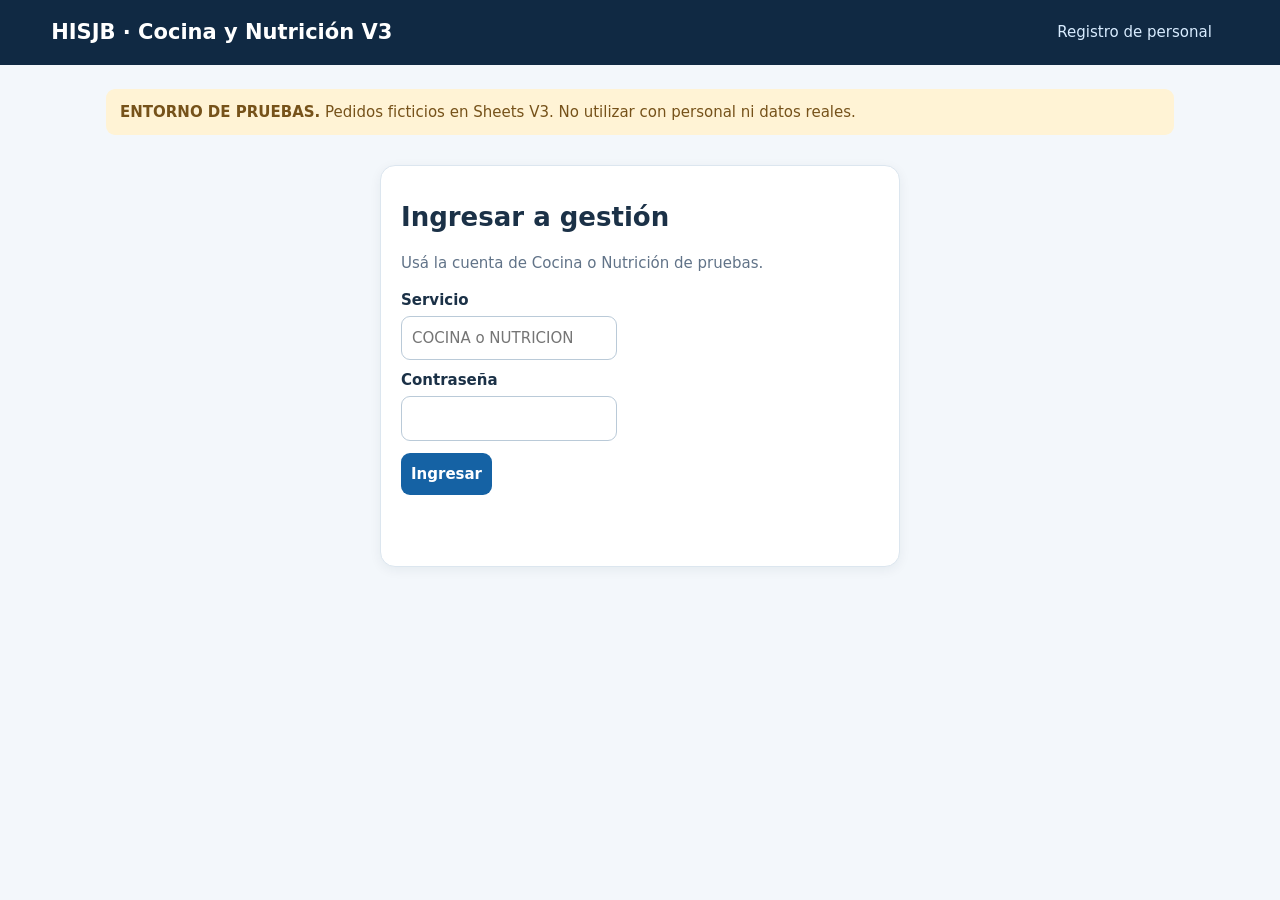
<file: backend-v3/CocinaV3.html>
<!DOCTYPE html><html lang="es"><head><meta charset="UTF-8"><base target="_top"><meta name="viewport" content="width=device-width, initial-scale=1">
<title>Cocina y Nutrición · V3 (pruebas)</title><style>:root{--navy:#102943;--blue:#1562a4;--bg:#f3f7fb;--border:#dce6ef;--ink:#1b3147;--muted:#617388;--good:#136f4b;--bad:#a13838}*{box-sizing:border-box}body{margin:0;background:var(--bg);font:15px/1.48 system-ui,-apple-system,Segoe UI,sans-serif;color:var(--ink)}header{background:var(--navy);color:white;padding:17px max(4%,16px)}header strong{font-size:21px}header a{color:#d8ecff;text-decoration:none;margin-right:17px}main{width:min(1100px,100%);margin:auto;padding:24px 16px 55px}.card{background:white;border:1px solid var(--border);border-radius:15px;padding:20px;margin:15px 0;box-shadow:0 3px 12px #112b4510}.row{display:flex;align-items:center;gap:12px;flex-wrap:wrap}.between{justify-content:space-between}h1{font-size:26px;margin:12px 0 4px}h2{font-size:19px;margin:0 0 13px}.muted,small{color:var(--muted)}label{display:block;font-weight:600;margin:9px 0 5px}input,select,button{font:inherit;border:1px solid #bacad8;border-radius:9px;padding:10px;max-width:100%}input:not([type=checkbox]),select{background:#fff;color:var(--ink)}input[type=search]{width:100%}button{background:var(--blue);border:0;color:white;font-weight:600;cursor:pointer}button.secondary{background:#e8f1f9;color:#125389}button:disabled{opacity:.55;cursor:not-allowed}.hide{display:none!important}.notice{padding:12px 14px;border-radius:9px;background:#fff3d5;color:#76521a}.status{min-height:23px;margin-top:13px;font-weight:600}.error{color:var(--bad)}.ok{color:var(--good)}.pill{font-size:12px;background:#e7f1fc;color:#175b96;border-radius:99px;padding:5px 10px}.metrics{display:grid;grid-template-columns:repeat(3,1fr);gap:9px;margin:14px 0}.metric{background:#ecf3fa;padding:13px;border-radius:10px;text-align:center}.metric b{font-size:24px;display:block}.order{display:flex;align-items:center;gap:12px;justify-content:space-between;border-top:1px solid var(--border);padding:13px 2px}.order.done{background:#fff1f1}.order .details{flex:1}.order .details b{display:block}.order small{display:block}.order .pill{display:inline-block;margin-top:5px}.order.done .pill{background:#fbe1e1;color:#9d3434}.inputs{display:grid;grid-template-columns:repeat(auto-fit,minmax(180px,1fr));gap:12px}.inputs input,.inputs select{width:100%}.actions{display:flex;gap:9px;flex-wrap:wrap;margin:12px 0}#loginBox{max-width:520px;margin:30px auto}@media(max-width:650px){h1{font-size:23px}.card{padding:15px}.order{align-items:flex-start}.order button{min-width:86px}.metrics{gap:4px}.metric{padding:8px}}</style></head><body>
<header><div class="row between"><strong>HISJB · Cocina y Nutrición V3</strong><nav><a href="?page=personal" target="_top">Registro de personal</a></nav></div></header>
<main><div class="notice"><b>ENTORNO DE PRUEBAS.</b> Pedidos ficticios en Sheets V3. No utilizar con personal ni datos reales.</div>
<section class="card" id="loginBox"><h1>Ingresar a gestión</h1><p class="muted">Usá la cuenta de Cocina o Nutrición de pruebas.</p>
<form id="loginForm"><label for="servicio">Servicio</label><input id="servicio" required autocomplete="username" placeholder="COCINA o NUTRICION">
<label for="clave">Contraseña</label><input id="clave" type="password" required autocomplete="current-password">
<div class="actions"><button id="loginButton" type="submit">Ingresar</button></div></form><p id="loginMsg" class="status" role="status"></p></section>
<section id="panel" class="hide">
<div class="row between"><div><h1>Panel de viandas</h1><p class="muted" id="identity"></p></div><button class="secondary" id="logout">Cerrar sesión</button></div>
<section class="card"><div class="inputs"><div><label for="turno">Comida</label><select id="turno"><option value="MAÑANA">Almuerzo</option><option value="NOCHE">Cena</option></select></div><div><label for="estado">Estado</label><select id="estado"><option value="TODOS">Todos</option><option value="PENDIENTE">Pendientes</option><option value="ENTREGADO">Entregados</option></select></div></div>
<div class="metrics"><div class="metric"><b id="total">0</b>Total</div><div class="metric"><b id="pending">0</b>Pendientes</div><div class="metric"><b id="done">0</b>Entregados</div></div><div class="actions"><button class="secondary" id="refresh">Actualizar pedidos</button></div></section>
<section class="card"><h2>Entrega de viandas</h2><input type="search" id="buscar" placeholder="Buscar trabajador o servicio" aria-label="Buscar pedidos">
<p class="muted" id="hint"></p><div id="list"></div><p id="workMsg" class="status" role="status"></p></section>
<section class="card"><h2>Nutrición · Menú del día</h2><p class="muted">La edición del menú todavía no está conectada a Sheets. Este panel permanece en modo consulta hasta implementar autorización y guardado en servidor. La versión estable continúa operando por separado.</p></section>
</section></main>
<script>
(function(){
'use strict';
const el=id=>document.getElementById(id);
let auth=null,orders=[],busy=false;
function msg(id,text,error){const x=el(id);x.textContent=text;x.className='status '+(error?'error':'ok')}
function rpc(data){return new Promise((resolve,reject)=>{google.script.run.withSuccessHandler(v=>{if(v&&v.status==='error')reject(Error(v.message||'Error'));else resolve(v)}).withFailureHandler(err=>reject(Error(err&&err.message||'Fallo de conexión'))).v3UiCall(data)})}
function updateButtons(){el('loginButton').disabled=busy;el('refresh').disabled=busy;el('turno').disabled=busy}
function clear(){auth=null;orders=[];el('clave').value='';el('panel').classList.add('hide');el('loginBox').classList.remove('hide')}
async function load(){if(!auth)return;busy=true;updateButtons();msg('workMsg','Cargando pedidos...',false);
try{const r=await rpc({accion:'listado',token:auth.token,turno:el('turno').value});orders=r.pedidos||[];render();msg('workMsg','Datos actualizados.',false)}
catch(e){msg('workMsg',e.message,true);if(e.message.includes('Sesión'))clear()}
finally{busy=false;updateButtons();if(auth)render()}}
function render(){
const q=el('buscar').value.trim().toLocaleLowerCase('es');
el('total').textContent=orders.length;el('pending').textContent=orders.filter(p=>p.estado==='PENDIENTE').length;el('done').textContent=orders.filter(p=>p.estado==='ENTREGADO').length;
const list=el('list');list.replaceChildren();
const visible=orders.filter(p=>(el('estado').value==='TODOS'||p.estado===el('estado').value)&&(p.nombre+' '+p.servicio).toLocaleLowerCase('es').includes(q))
.sort((a,b)=>(a.estado==='ENTREGADO')-(b.estado==='ENTREGADO'));
if(!visible.length){const empty=document.createElement('p');empty.className='muted';empty.textContent='No hay pedidos para esta selección.';list.append(empty)}
for(const order of visible){
const wrapper=document.createElement('div');wrapper.className='order'+(order.estado==='ENTREGADO'?' done':'');
const body=document.createElement('div');body.className='details';const name=document.createElement('b'),detail=document.createElement('small'),tag=document.createElement('span');
name.textContent=order.nombre;detail.textContent=order.servicio+' · Guardia '+order.guardia+' h · Dieta '+order.dieta;
tag.className='pill';tag.textContent=order.estado;body.append(name,detail,tag);
wrapper.append(body);
if(auth&&['COCINA','NUTRICION','ADMIN'].includes(auth.rol)){
const button=document.createElement('button');button.className=order.estado==='ENTREGADO'?'secondary':'';
button.textContent=order.estado==='ENTREGADO'?'Revertir':'Entregar';button.disabled=busy||!['PENDIENTE','ENTREGADO'].includes(order.estado);
button.addEventListener('click',async()=>{
const revertir=order.estado==='ENTREGADO';if(!confirm((revertir?'¿Revertir entrega':'¿Marcar como entregado')+' de '+order.nombre+'?'))return;
busy=true;updateButtons();button.disabled=true;msg('workMsg','Actualizando...',false);
try{await rpc({accion:'entrega',token:auth.token,id:order.id,revertir});await load();msg('workMsg','Estado de entrega actualizado.',false)}
catch(e){msg('workMsg',e.message,true);busy=false;updateButtons();render()}
});
wrapper.append(button)
}
list.append(wrapper)
}
el('hint').textContent='Los pedidos entregados se muestran abajo en rojo y pueden revertirse.';
}
el('loginForm').addEventListener('submit',async ev=>{
ev.preventDefault();if(busy)return;busy=true;updateButtons();msg('loginMsg','Verificando acceso...',false);
try{const r=await rpc({accion:'login',servicio:el('servicio').value,clave:el('clave').value});auth={token:r.token,rol:r.rol,servicio:r.servicio};el('clave').value='';
if(!['COCINA','NUTRICION','ADMIN'].includes(auth.rol))throw Error('Cuenta sin acceso al panel de gestión');
el('identity').textContent=auth.servicio+' · '+auth.rol;el('loginBox').classList.add('hide');el('panel').classList.remove('hide');msg('loginMsg','',false);busy=false;await load()
}catch(e){clear();msg('loginMsg',e.message,true)}finally{busy=false;updateButtons()}
});
el('turno').addEventListener('change',load);el('estado').addEventListener('change',render);el('buscar').addEventListener('input',render);el('refresh').addEventListener('click',load);
el('logout').addEventListener('click',async()=>{const token=auth&&auth.token;clear();if(token){try{await rpc({accion:'logout',token})}catch(e){}}});
})();
</script></body></html>
</file>
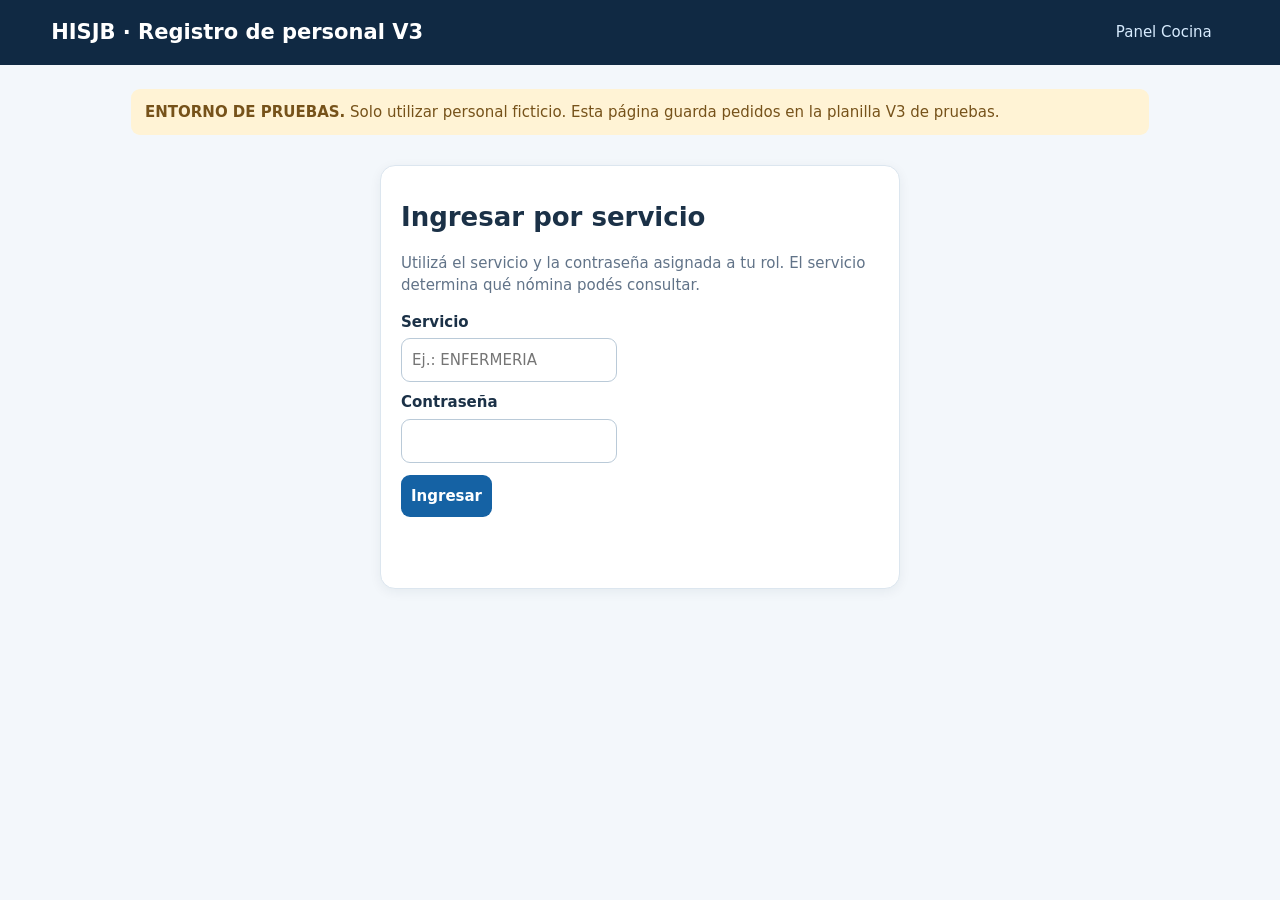
<file: backend-v3/PersonalV3.html>
<!DOCTYPE html>
<html lang="es"><head><meta charset="UTF-8"><base target="_top"><meta name="viewport" content="width=device-width, initial-scale=1">
<title>Personal · Cocina V3 (pruebas)</title><style>
:root{--navy:#102943;--blue:#1562a4;--bg:#f3f7fb;--border:#dce6ef;--ink:#1b3147;--muted:#617388;--good:#136f4b;--bad:#a13838}*{box-sizing:border-box}body{margin:0;background:var(--bg);font:15px/1.48 system-ui,-apple-system,Segoe UI,sans-serif;color:var(--ink)}header{background:var(--navy);color:white;padding:17px max(4%,16px)}header strong{font-size:21px}header a{color:#d8ecff;text-decoration:none;margin-right:17px}main{width:min(1050px,100%);margin:auto;padding:24px 16px 55px}.card{background:white;border:1px solid var(--border);border-radius:15px;padding:20px;margin:15px 0;box-shadow:0 3px 12px #112b4510}.row{display:flex;align-items:center;gap:12px;flex-wrap:wrap}.between{justify-content:space-between}h1{font-size:26px;margin:12px 0 4px}h2{font-size:19px;margin:0 0 13px}.muted,small{color:var(--muted)}label{display:block;font-weight:600;margin:9px 0 5px}input,select,button{font:inherit;border:1px solid #bacad8;border-radius:9px;padding:10px;max-width:100%}input:not([type=checkbox]),select{background:#fff;color:var(--ink)}input[type=search]{width:100%}button{background:var(--blue);border:0;color:white;font-weight:600;cursor:pointer}button.secondary{background:#e8f1f9;color:#125389}button:disabled{opacity:.55;cursor:not-allowed}.hide{display:none!important}.notice{padding:12px 14px;border-radius:9px;background:#fff3d5;color:#76521a}.status{min-height:23px;margin-top:13px;font-weight:600}.error{color:var(--bad)}.ok{color:var(--good)}.pill{font-size:12px;background:#e7f1fc;color:#175b96;border-radius:99px;padding:5px 10px}.person{padding:11px 3px;border-top:1px solid var(--border);display:flex;gap:10px;align-items:center}.person input{width:19px;height:19px;accent-color:var(--blue)}.person span{flex:1}.person small{display:block}.inputs{display:grid;grid-template-columns:repeat(auto-fit,minmax(185px,1fr));gap:10px}.inputs input,.inputs select{width:100%}.actions{display:flex;gap:9px;flex-wrap:wrap;margin:12px 0}.right{margin-left:auto}#loginBox{max-width:520px;margin:30px auto}@media(max-width:650px){header .row{align-items:flex-start}h1{font-size:23px}.card{padding:15px}.actions button{flex:1}}
</style></head>
<body>
<header><div class="row between"><strong>HISJB · Registro de personal V3</strong><nav><a href="?page=cocina" target="_top">Panel Cocina</a></nav></div></header>
<main>
<div class="notice"><b>ENTORNO DE PRUEBAS.</b> Solo utilizar personal ficticio. Esta página guarda pedidos en la planilla V3 de pruebas.</div>
<section class="card" id="loginBox">
<h1>Ingresar por servicio</h1><p class="muted">Utilizá el servicio y la contraseña asignada a tu rol. El servicio determina qué nómina podés consultar.</p>
<form id="loginForm"><label for="servicio">Servicio</label><input id="servicio" autocomplete="username" required placeholder="Ej.: ENFERMERIA">
<label for="clave">Contraseña</label><input id="clave" type="password" autocomplete="current-password" required>
<div class="actions"><button id="loginButton" type="submit">Ingresar</button></div></form><p class="status" id="loginMsg" role="status"></p>
</section>
<section class="hide" id="work">
<div class="row between"><div><h1>Registrar viandas</h1><p class="muted" id="identity"></p></div><button class="secondary" id="logout">Cerrar sesión</button></div>
<section class="card"><h2>Seleccioná la guardia</h2><div class="inputs"><div><label for="guardia">Duración</label><select id="guardia"><option value="12">12 horas</option><option value="16">16 horas</option><option value="20">20 horas</option><option value="24">24 horas — almuerzo y cena</option></select></div><div><label for="turno">Comida</label><select id="turno"><option value="MAÑANA">Almuerzo</option><option value="NOCHE">Cena</option></select></div></div><p class="muted" id="guardiaNota"></p></section>
<section class="card"><div class="row between"><h2>Personal habilitado</h2><span class="pill" id="selectionCount">0 seleccionados</span></div>
<input type="search" id="buscar" placeholder="Buscar por nombre…" aria-label="Buscar personal">
<div class="actions" id="bulk"><button class="secondary" id="all" type="button">Seleccionar todo</button><button class="secondary" id="none" type="button">Limpiar selección</button></div>
<div id="people"></div><p id="workMsg" class="status" role="status"></p>
<button id="register" type="button" disabled>Registrar viandas</button></section>
</section>
</main>
<script>
(function(){
'use strict';
const el=id=>document.getElementById(id);
let auth=null,people=[],chosen=new Set(),busy=false;
function msg(id,text,error){let node=el(id);node.textContent=text;node.className='status '+(error?'error':'ok')}
function rpc(data){return new Promise((resolve,reject)=>{google.script.run.withSuccessHandler(v=>{if(v&&v.status==='error')reject(Error(v.message||'Error'));else resolve(v)}).withFailureHandler(err=>reject(Error(err&&err.message||'Fallo de conexión'))).v3UiCall(data)})}
function lock(value){busy=value;el('register').disabled=value||!chosen.size;el('loginButton').disabled=value}
function clear(){auth=null;people=[];chosen.clear();el('clave').value='';el('work').classList.add('hide');el('loginBox').classList.remove('hide')}
function allowed(){return auth&&['WEB','SUPERVISOR','ADMIN'].includes(auth.rol)}
function render(){
 const q=el('buscar').value.toLocaleLowerCase('es').trim(),panel=el('people');panel.replaceChildren();
 for(const p of people.filter(x=>x.nombre.toLocaleLowerCase('es').includes(q))){
 const label=document.createElement('label');label.className='person';const input=document.createElement('input');input.type='checkbox';input.checked=chosen.has(p.id);input.disabled=busy;
 input.addEventListener('change',()=>{if(auth.rol==='WEB')chosen.clear();if(input.checked)chosen.add(p.id);else chosen.delete(p.id);render()});
 const span=document.createElement('span'),name=document.createElement('b'),detail=document.createElement('small');name.textContent=p.nombre;detail.textContent=p.servicio+' · Dieta: '+p.dieta;span.append(name,detail);label.append(input,span);panel.append(label);
 }
 if(!panel.childNodes.length){const empty=document.createElement('p');empty.className='muted';empty.textContent='No se encontraron trabajadores para esta búsqueda.';panel.append(empty)}
 el('selectionCount').textContent=chosen.size+' seleccionados';el('bulk').classList.toggle('hide',auth&&auth.rol==='WEB');el('register').disabled=busy||!chosen.size;
}
el('loginForm').addEventListener('submit',async ev=>{
 ev.preventDefault();if(busy)return;lock(true);msg('loginMsg','Verificando acceso...',false);
 try{const data=await rpc({accion:'login',servicio:el('servicio').value,clave:el('clave').value});auth={token:data.token,rol:data.rol,servicio:data.servicio};el('clave').value='';
 if(!allowed())throw Error('Esta cuenta no tiene permisos para registrar personal');
 const r=await rpc({accion:'personal',token:auth.token});people=r.personas||[];chosen.clear();
 el('identity').textContent=auth.servicio+' · Modalidad '+auth.rol;el('loginBox').classList.add('hide');el('work').classList.remove('hide');msg('loginMsg','',false);render()
 }catch(e){clear();msg('loginMsg',e.message,true)}finally{lock(false)}
});
el('guardia').addEventListener('change',()=>{el('turno').disabled=el('guardia').value==='24';el('guardiaNota').textContent=el('guardia').value==='24'?'La guardia de 24 horas crea dos pedidos independientes: almuerzo y cena.':'Se registrará solamente la comida seleccionada.'});
el('guardia').dispatchEvent(new Event('change'));
el('buscar').addEventListener('input',render);
el('all').addEventListener('click',()=>{if(!auth||auth.rol==='WEB')return;const q=el('buscar').value.toLocaleLowerCase('es').trim();people.filter(p=>p.nombre.toLocaleLowerCase('es').includes(q)).forEach(p=>chosen.add(p.id));render()});
el('none').addEventListener('click',()=>{chosen.clear();render()});
el('register').addEventListener('click',async()=>{
 if(busy||!auth||!chosen.size)return;
 const ids=[...chosen],guardia=el('guardia').value,turno=el('turno').value;
 const detalle=guardia==='24'?'almuerzo Y cena':'la comida seleccionada';
 if(!confirm('¿Registrar '+ids.length+' trabajador(es) para '+detalle+'?'))return;
 lock(true);msg('workMsg','Registrando...',false);
 try{const r=await rpc({accion:'registrar',token:auth.token,ids,guardia,turno});msg('workMsg','Pedidos creados: '+r.creados+' · Ya registrados: '+(r.duplicados||[]).length,false);chosen.clear();render()}
 catch(e){msg('workMsg',e.message,true)}finally{lock(false)}
});
el('logout').addEventListener('click',async()=>{const token=auth&&auth.token;clear();if(token){try{await rpc({accion:'logout',token})}catch(e){}}});
})();
</script></body></html>
</file>
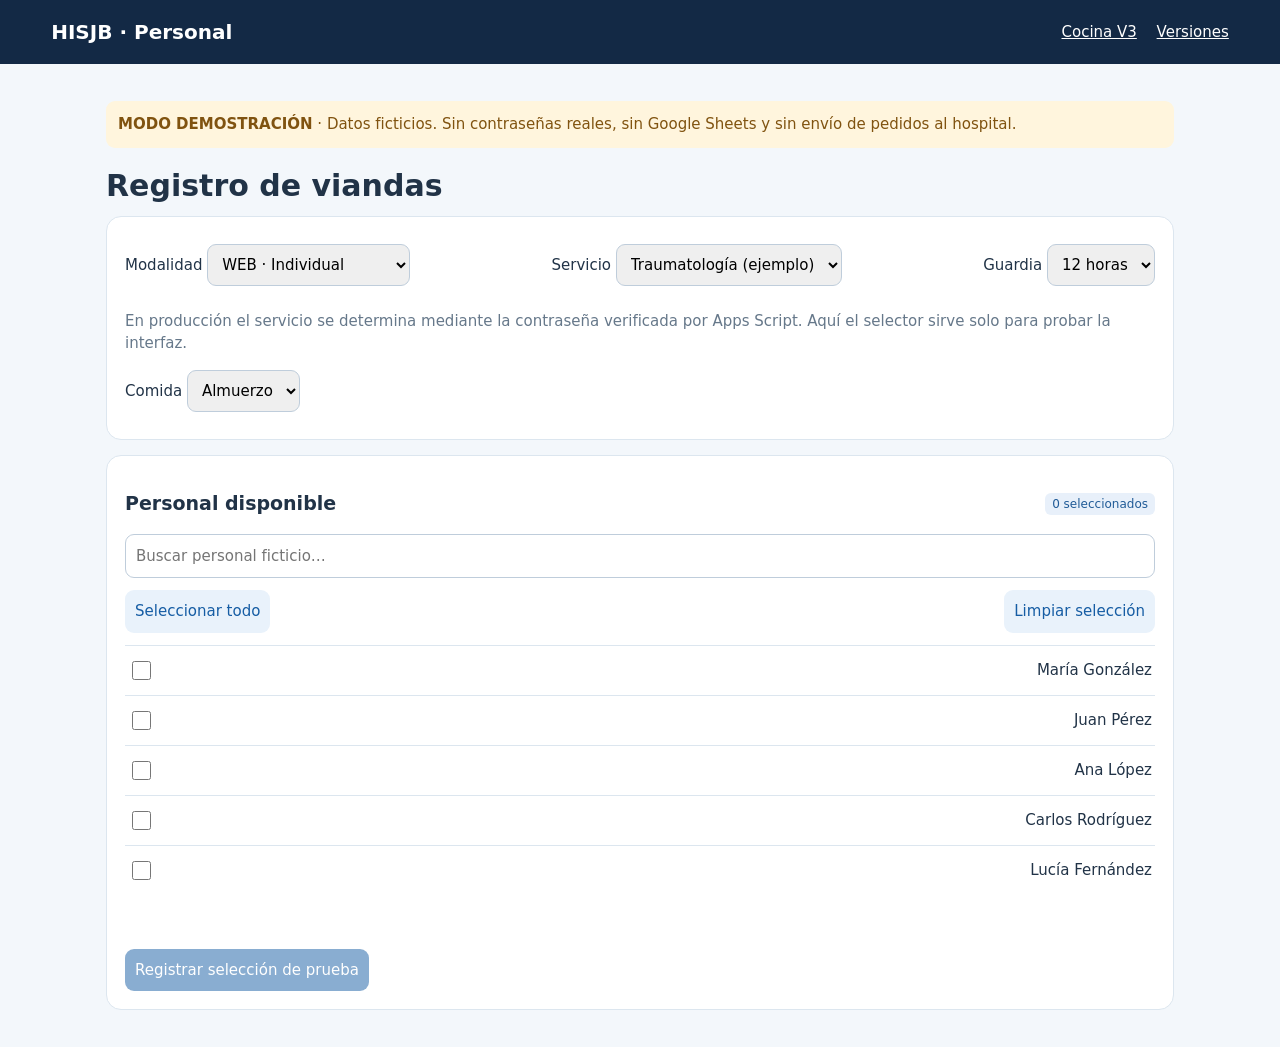
<file: versiones/v3/personal.html>
<!doctype html><html lang="es"><head><meta charset="utf-8"><meta name="viewport" content="width=device-width,initial-scale=1"><title>HISJB | Personal V3 (DEMO)</title><style>:root{--navy:#132945;--blue:#165da4;--bg:#f3f7fb;--line:#dce6ef;--ink:#213347;--muted:#66788a}*{box-sizing:border-box}body{margin:0;font:15px/1.5 system-ui;background:var(--bg);color:var(--ink)}header{background:var(--navy);color:white;padding:17px 4%}header strong{font-size:20px}nav a{color:white;margin-left:15px}main{max-width:1100px;margin:auto;padding:22px 16px}h1{margin:4px 0 8px}h2{font-size:19px}.card{background:white;border:1px solid var(--line);border-radius:15px;padding:18px;margin-bottom:15px}.muted,small{color:var(--muted)}button,select,input{font:inherit;border:1px solid #bfcddb;border-radius:9px;padding:10px}button{background:var(--blue);color:white;cursor:pointer;border:0}button.alt{color:var(--blue);background:#e9f2fb}button:disabled{opacity:.5;cursor:not-allowed}label{display:block;margin:9px 0}input[type=checkbox]{width:19px;height:19px;vertical-align:middle}input[type=search]{width:100%}.row{display:flex;align-items:center;gap:10px;flex-wrap:wrap;justify-content:space-between}.people>label,.entry{display:flex;align-items:center;justify-content:space-between;gap:8px;border-top:1px solid var(--line);padding:12px 3px;margin:0}.entry b{display:block}.tag{display:inline-block;border-radius:6px;padding:2px 7px;background:#e8f0fa;color:#205b97;font-size:12px}.done{background:#fff0f0}.done .tag{background:#fadede;color:#9e3333}.metrics{display:grid;grid-template-columns:repeat(3,1fr);gap:10px}.metrics div{background:#eef4fa;padding:15px;border-radius:10px;text-align:center}.metrics b{font-size:24px;display:block}.danger{background:#fff5dd;padding:12px;border-radius:9px;color:#805310}.success{color:#167655}#message{min-height:24px} @media(max-width:600px){nav a{margin:0 8px 0 0}.metrics{gap:5px}.metrics div{padding:9px}.entry{align-items:flex-start;flex-direction:column}.entry button{align-self:flex-end}}</style></head><body><header><div class="row"><strong>HISJB · Personal</strong><nav><a href="./index.html">Cocina V3</a> <a href="../../selector.html">Versiones</a></nav></div></header><main><p class="danger"><b>MODO DEMOSTRACIÓN</b> · Datos ficticios. Sin contraseñas reales, sin Google Sheets y sin envío de pedidos al hospital.</p><h1>Registro de viandas</h1><section class="card"><div class="row"><label>Modalidad <select id="tipo"><option value="WEB">WEB · Individual</option><option value="SUPERVISOR">SUPERVISOR · Equipo</option></select></label><label>Servicio <select id="servicio"><option>Traumatología (ejemplo)</option><option>Enfermería (ejemplo)</option><option>Camilleros (ejemplo)</option></select></label><label>Guardia <select id="guardia"><option value="12">12 horas</option><option value="24">24 horas</option></select></label></div><p class="muted">En producción el servicio se determina mediante la contraseña verificada por Apps Script. Aquí el selector sirve solo para probar la interfaz.</p><label>Comida <select id="turno"><option value="MAÑANA">Almuerzo</option><option value="NOCHE">Cena</option></select></label></section><section class="card"><div class="row"><h2>Personal disponible</h2><span class="tag" id="contador">0 seleccionados</span></div><input id="buscar" type="search" placeholder="Buscar personal ficticio…"><div id="bulk" class="row" style="margin:12px 0"><button class="alt" id="todos">Seleccionar todo</button><button class="alt" id="limpiar">Limpiar selección</button></div><div class="people" id="lista"></div><p id="message" role="status" class="success"></p><button id="enviar">Registrar selección de prueba</button></section></main><script>
const NOMBRES=['María González','Juan Pérez','Ana López','Carlos Rodríguez','Lucía Fernández'],KEY='hisjb_v3_demo_pedidos';let selected=new Set();
const $=id=>document.getElementById(id),get=()=>{try{return JSON.parse(localStorage.getItem(KEY))||[]}catch(e){return []}},save=a=>localStorage.setItem(KEY,JSON.stringify(a));
function render(){let q=$('buscar').value.trim().toLocaleLowerCase('es'),names=NOMBRES.filter(x=>x.toLocaleLowerCase('es').includes(q));$('lista').replaceChildren();for(let name of names){const label=document.createElement('label'),input=document.createElement('input'),span=document.createElement('span');input.type='checkbox';input.checked=selected.has(name);input.onchange=()=>{if($('tipo').value==='WEB')selected.clear();input.checked?selected.add(name):selected.delete(name);render()};span.textContent=name;label.append(input,span);$('lista').append(label)}$('contador').textContent=selected.size+' seleccionados';$('bulk').hidden=$('tipo').value==='WEB';$('enviar').disabled=selected.size===0}
$('tipo').onchange=()=>{selected.clear();render()};$('buscar').oninput=render;$('servicio').onchange=()=>{selected.clear();render()};$('todos').onclick=()=>{NOMBRES.filter(x=>x.toLocaleLowerCase('es').includes($('buscar').value.trim().toLocaleLowerCase('es'))).forEach(x=>selected.add(x));render()};$('limpiar').onclick=()=>{selected.clear();render()};
$('enviar').onclick=()=>{let items=get(),guardia=$('guardia').value,turnos=guardia==='24'?['MAÑANA','NOCHE']:[$('turno').value],fecha=new Date().toLocaleDateString('en-CA');let added=0,dupes=0;for(let nombre of selected){for(let turno of turnos){if(items.some(x=>x.nombre===nombre&&x.servicio===$('servicio').value&&x.fecha===fecha&&x.turno===turno)){dupes++;continue}items.push({id:crypto.randomUUID(),nombre,servicio:$('servicio').value,fecha,turno,guardia,tipo:$('tipo').value,dieta:'GENERAL',estado:'PENDIENTE',hora:''});added++}}save(items);$('message').textContent='Guardados '+added+' pedidos de prueba'+(dupes?' · '+dupes+' ya registrados':'')+'.';selected.clear();render()};render();
</script></body></html>
</file>
